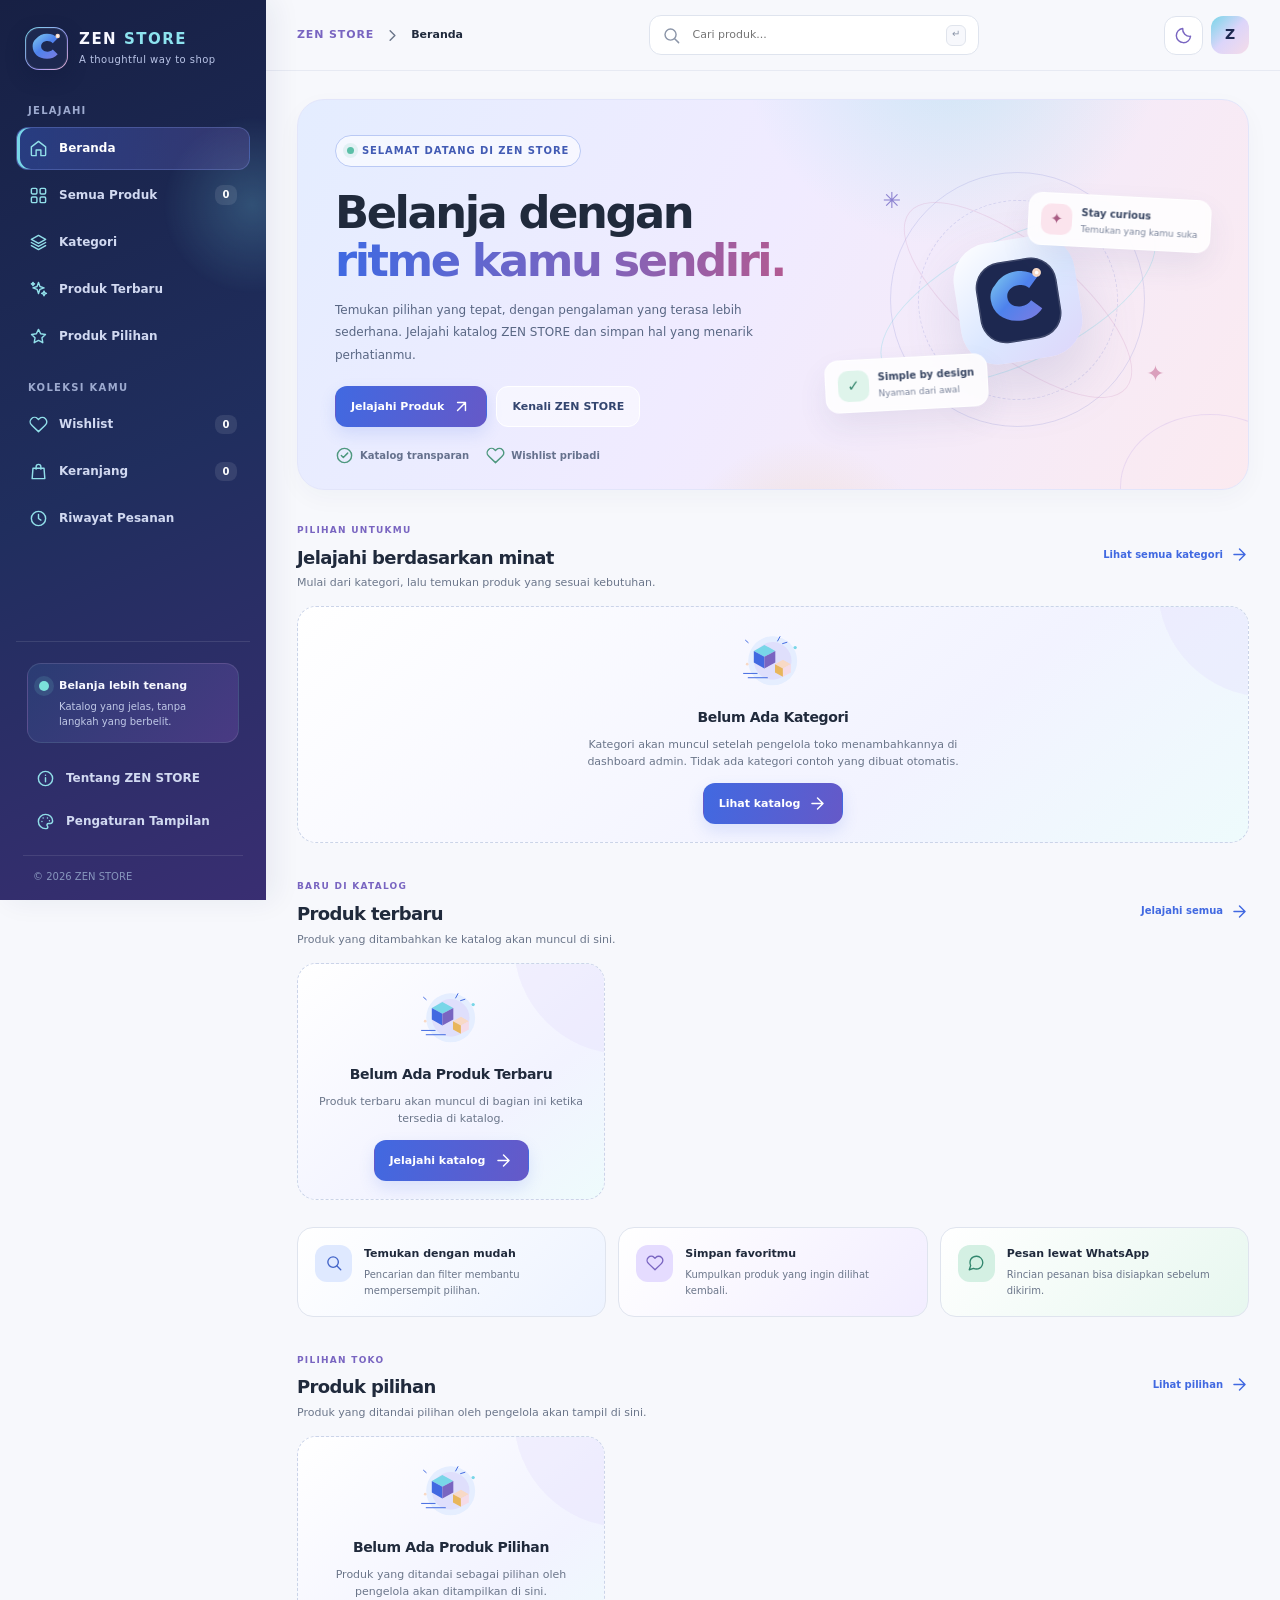
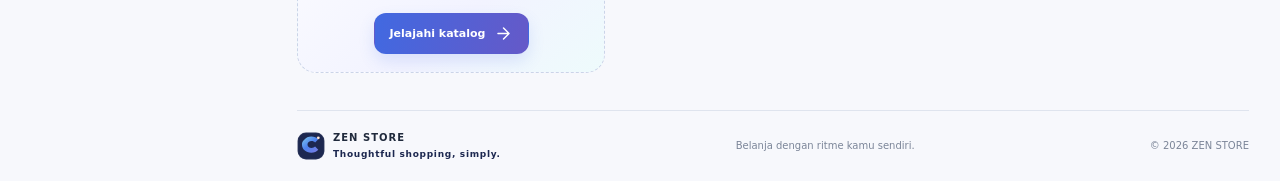
<file: index.html>
<!doctype html>
<html lang="id" data-theme="light">
<head>
<meta charset="utf-8"><meta name="viewport" content="width=device-width,initial-scale=1"><meta name="theme-color" content="#1d2850">
<meta name="description" content="ZEN STORE — pengalaman belanja yang praktis, jelas, dan nyaman.">
<title>ZEN STORE — Belanja dengan ritme sendiri</title><link rel="icon" href="./favicon.svg" type="image/svg+xml">
<link rel="stylesheet" href="./css/style.css"><link rel="stylesheet" href="./css/components.css"><link rel="stylesheet" href="./css/responsive.css"><link rel="stylesheet" href="./css/storefront.css">
</head>
<body class="store-body">
<div class="mobile-overlay" id="store-overlay" hidden></div>
<aside class="store-sidebar" id="store-sidebar" aria-label="Navigasi utama">
  <div class="brand-lockup"><img src="./assets/images/zen-mark.svg" alt="" class="brand-mark"><div><span class="brand-name">ZEN <b>STORE</b></span><span class="brand-caption">A thoughtful way to shop</span></div><button class="icon-button sidebar-close mobile-only" id="store-close" aria-label="Tutup navigasi"><svg><use href="./assets/icons/sprite.svg#close"></use></svg></button></div>
  <div class="sidebar-label">JELAJAHI</div>
  <nav class="nav-stack" id="store-nav">
    <button class="nav-item active" data-view="home"><svg><use href="./assets/icons/sprite.svg#home"></use></svg><span>Beranda</span></button>
    <button class="nav-item" data-view="catalog"><svg><use href="./assets/icons/sprite.svg#grid"></use></svg><span>Semua Produk</span><span class="nav-count" id="nav-product-count">0</span></button>
    <button class="nav-item" data-view="categories"><svg><use href="./assets/icons/sprite.svg#layers"></use></svg><span>Kategori</span></button>
    <button class="nav-item" data-view="new"><svg><use href="./assets/icons/sprite.svg#sparkles"></use></svg><span>Produk Terbaru</span></button>
    <button class="nav-item" data-view="featured"><svg><use href="./assets/icons/sprite.svg#star"></use></svg><span>Produk Pilihan</span></button>
  </nav>
  <div class="sidebar-label sidebar-label-spaced">KOLEKSI KAMU</div>
  <nav class="nav-stack">
    <button class="nav-item" data-view="wishlist"><svg><use href="./assets/icons/sprite.svg#heart"></use></svg><span>Wishlist</span><span class="nav-count" id="nav-wishlist-count">0</span></button>
    <button class="nav-item" data-view="cart"><svg><use href="./assets/icons/sprite.svg#bag"></use></svg><span>Keranjang</span><span class="nav-count" id="nav-cart-count">0</span></button>
    <button class="nav-item" data-view="orders"><svg><use href="./assets/icons/sprite.svg#clock"></use></svg><span>Riwayat Pesanan</span></button>
  </nav>
  <div class="sidebar-bottom"><div class="sidebar-note"><span class="note-orb"></span><div><strong>Belanja lebih tenang</strong><p>Katalog yang jelas, tanpa langkah yang berbelit.</p></div></div>
    <button class="nav-item" data-view="about"><svg><use href="./assets/icons/sprite.svg#info"></use></svg><span>Tentang ZEN STORE</span></button>
    <button class="nav-item" data-view="appearance"><svg><use href="./assets/icons/sprite.svg#palette"></use></svg><span>Pengaturan Tampilan</span></button>
    <div class="sidebar-footnote">© <span data-current-year></span> ZEN STORE</div>
  </div>
</aside>
<div class="store-shell">
<header class="store-topbar"><div class="topbar-left"><button class="icon-button hamburger" id="store-menu" aria-label="Buka navigasi"><svg><use href="./assets/icons/sprite.svg#menu"></use></svg></button><div class="breadcrumb"><span>ZEN STORE</span><svg><use href="./assets/icons/sprite.svg#chevron-right"></use></svg><strong id="current-page-label">Beranda</strong></div></div>
  <form class="global-search" id="global-search-form" role="search"><svg><use href="./assets/icons/sprite.svg#search"></use></svg><input id="global-search" type="search" placeholder="Cari produk..." aria-label="Cari produk"><kbd>↵</kbd></form>
  <div class="topbar-actions"><button class="icon-button theme-toggle" id="store-theme-toggle" aria-label="Ganti tema" title="Ganti tema"><svg><use href="./assets/icons/sprite.svg#sun"></use></svg></button><button class="avatar-button" data-view="about" aria-label="Tentang ZEN STORE">Z</button></div>
</header>
<main class="store-main" id="store-main">
<section class="view-section active" data-section="home" id="view-home">
  <div class="hero-panel"><div class="hero-content"><span class="eyebrow"><span class="eyebrow-dot"></span> SELAMAT DATANG DI ZEN STORE</span><h1>Belanja dengan<br><span class="text-gradient">ritme kamu sendiri.</span></h1><p>Temukan pilihan yang tepat, dengan pengalaman yang terasa lebih sederhana. Jelajahi katalog ZEN STORE dan simpan hal yang menarik perhatianmu.</p>
  <div class="hero-actions"><button class="button button-primary" data-go="catalog">Jelajahi Produk <svg><use href="./assets/icons/sprite.svg#arrow-up-right"></use></svg></button><button class="button button-glass" data-go="about">Kenali ZEN STORE</button></div><div class="hero-assurance"><span><svg><use href="./assets/icons/sprite.svg#check-circle"></use></svg> Katalog transparan</span><span><svg><use href="./assets/icons/sprite.svg#heart"></use></svg> Wishlist pribadi</span></div></div>
  <div class="hero-art" aria-hidden="true"><div class="art-ring ring-one"></div><div class="art-ring ring-two"></div><div class="art-orbit orbit-a"></div><div class="art-orbit orbit-b"></div><div class="art-core"><img src="./assets/images/zen-mark.svg" alt=""></div><div class="art-chip chip-top"><span class="chip-spark">✦</span><div><b>Stay curious</b><small>Temukan yang kamu suka</small></div></div><div class="art-chip chip-bottom"><span class="chip-check">✓</span><div><b>Simple by design</b><small>Nyaman dari awal</small></div></div><span class="art-star star-one">✳</span><span class="art-star star-two">✦</span></div><div class="hero-bottom-shape"></div></div>
  <div class="section-heading section-heading-row"><div><span class="section-kicker">PILIHAN UNTUKMU</span><h2>Jelajahi berdasarkan minat</h2><p>Mulai dari kategori, lalu temukan produk yang sesuai kebutuhan.</p></div><button class="text-link" data-go="categories">Lihat semua kategori <svg><use href="./assets/icons/sprite.svg#arrow-right"></use></svg></button></div>
  <div class="category-tiles" id="home-category-tiles"></div>
  <div class="section-heading section-heading-row product-section-heading"><div><span class="section-kicker">BARU DI KATALOG</span><h2>Produk terbaru</h2><p>Produk yang ditambahkan ke katalog akan muncul di sini.</p></div><button class="text-link" data-go="new">Jelajahi semua <svg><use href="./assets/icons/sprite.svg#arrow-right"></use></svg></button></div>
  <div class="product-grid" id="home-latest-grid"></div>
  <div class="feature-strip"><article class="feature-item feature-blue"><span class="feature-icon"><svg><use href="./assets/icons/sprite.svg#search"></use></svg></span><div><h3>Temukan dengan mudah</h3><p>Pencarian dan filter membantu mempersempit pilihan.</p></div></article><article class="feature-item feature-violet"><span class="feature-icon"><svg><use href="./assets/icons/sprite.svg#heart"></use></svg></span><div><h3>Simpan favoritmu</h3><p>Kumpulkan produk yang ingin dilihat kembali.</p></div></article><article class="feature-item feature-mint"><span class="feature-icon"><svg><use href="./assets/icons/sprite.svg#message-circle"></use></svg></span><div><h3>Pesan lewat WhatsApp</h3><p>Rincian pesanan bisa disiapkan sebelum dikirim.</p></div></article></div>
  <div class="section-heading section-heading-row product-section-heading"><div><span class="section-kicker">PILIHAN TOKO</span><h2>Produk pilihan</h2><p>Produk yang ditandai pilihan oleh pengelola akan tampil di sini.</p></div><button class="text-link" data-go="featured">Lihat pilihan <svg><use href="./assets/icons/sprite.svg#arrow-right"></use></svg></button></div><div class="product-grid" id="home-featured-grid"></div>
</section>
<section class="view-section" data-section="catalog" id="view-catalog"><div class="page-intro intro-blue"><div><span class="section-kicker">KATALOG ZEN STORE</span><h1>Semua produk<span class="title-dot">.</span></h1><p>Telusuri katalog, gunakan filter, dan bandingkan pilihan yang tersedia.</p></div><div class="intro-mark"><svg><use href="./assets/icons/sprite.svg#grid"></use></svg></div></div>
  <div class="filter-panel"><label class="filter-search"><span>Cari nama produk</span><div class="input-with-icon"><svg><use href="./assets/icons/sprite.svg#search"></use></svg><input id="catalog-search" type="search" placeholder="Ketik nama produk..."></div></label><label><span>Kategori</span><select id="filter-category"><option value="">Semua kategori</option></select></label><label><span>Harga minimum (Rp)</span><input id="filter-min" type="number" min="0" placeholder="0"></label><label><span>Harga maksimum (Rp)</span><input id="filter-max" type="number" min="0" placeholder="Tanpa batas"></label><label><span>Ketersediaan</span><select id="filter-stock"><option value="all">Semua stok</option><option value="available">Tersedia</option><option value="out">Habis</option></select></label><label><span>Promo</span><select id="filter-discount"><option value="all">Semua produk</option><option value="discount">Diskon saja</option></select></label><label class="filter-sort"><span>Urutkan</span><select id="filter-sort"><option value="newest">Terbaru</option><option value="price-low">Harga terendah</option><option value="price-high">Harga tertinggi</option><option value="name">Nama A–Z</option></select></label><button class="button button-light filter-reset" id="reset-filters">Reset filter</button></div>
  <div class="result-toolbar"><p id="catalog-result-count">0 produk</p><span>Hanya produk yang ditambahkan pengelola ditampilkan.</span></div><div class="product-grid" id="catalog-grid"></div>
</section>
<section class="view-section" data-section="categories" id="view-categories"><div class="page-intro intro-lavender"><div><span class="section-kicker">TEMUKAN JALANMU</span><h1>Kategori<span class="title-dot">.</span></h1><p>Pilih kategori untuk melihat katalog yang relevan.</p></div><div class="intro-mark"><svg><use href="./assets/icons/sprite.svg#layers"></use></svg></div></div><div class="category-tiles category-tiles-page" id="all-category-tiles"></div></section>
<section class="view-section" data-section="new" id="view-new"><div class="page-intro intro-peach"><div><span class="section-kicker">YANG TERBARU</span><h1>Produk terbaru<span class="title-dot">.</span></h1><p>Produk dengan tanggal penambahan paling baru berada di urutan teratas.</p></div><div class="intro-mark"><svg><use href="./assets/icons/sprite.svg#sparkles"></use></svg></div></div><div class="product-grid" id="new-grid"></div></section>
<section class="view-section" data-section="featured" id="view-featured"><div class="page-intro intro-mint"><div><span class="section-kicker">PILIHAN PENGELOLA</span><h1>Produk pilihan<span class="title-dot">.</span></h1><p>Daftar ini hanya menampilkan produk yang ditandai sebagai pilihan.</p></div><div class="intro-mark"><svg><use href="./assets/icons/sprite.svg#star"></use></svg></div></div><div class="product-grid" id="featured-grid"></div></section>
<section class="view-section" data-section="wishlist" id="view-wishlist"><div class="page-intro intro-pink"><div><span class="section-kicker">KOLEKSI PRIBADI</span><h1>Wishlist<span class="title-dot">.</span></h1><p>Produk yang kamu simpan dari katalog ada di satu tempat.</p></div><div class="intro-mark"><svg><use href="./assets/icons/sprite.svg#heart"></use></svg></div></div><div class="product-grid" id="wishlist-grid"></div></section>
<section class="view-section" data-section="cart" id="view-cart"><div class="page-intro intro-blue"><div><span class="section-kicker">RINGKASAN BELANJA</span><h1>Keranjang<span class="title-dot">.</span></h1><p>Periksa produk, kuantitas, dan subtotal sebelum melanjutkan.</p></div><div class="intro-mark"><svg><use href="./assets/icons/sprite.svg#bag"></use></svg></div></div><div id="cart-content"></div></section>
<section class="view-section" data-section="checkout" id="view-checkout"><div class="page-intro intro-lavender"><div><span class="section-kicker">LANGKAH BERIKUTNYA</span><h1>Checkout<span class="title-dot">.</span></h1><p>Isi detail yang diperlukan. Pesanan disimpan lokal dan pesan WhatsApp disiapkan untuk ditinjau.</p></div><div class="intro-mark"><svg><use href="./assets/icons/sprite.svg#message-circle"></use></svg></div></div><div id="checkout-content"></div></section>
<section class="view-section" data-section="orders" id="view-orders"><div class="page-intro intro-peach"><div><span class="section-kicker">CATATAN DI PERANGKAT INI</span><h1>Riwayat pesanan<span class="title-dot">.</span></h1><p>Riwayat ini hanya tersimpan di browser yang digunakan, bukan database online.</p></div><div class="intro-mark"><svg><use href="./assets/icons/sprite.svg#clock"></use></svg></div></div><div id="orders-content"></div></section>
<section class="view-section" data-section="about" id="view-about"><div class="page-intro intro-lavender"><div><span class="section-kicker">TENTANG KAMI</span><h1>Dirancang untuk terasa sederhana<span class="title-dot">.</span></h1><p>ZEN STORE adalah proyek toko online statis dengan fokus pada katalog yang jelas dan alur belanja praktis.</p></div><div class="intro-mark about-brand-mark"><img src="./assets/images/zen-mark.svg" alt="Logo ZEN STORE"></div></div>
  <div class="about-grid"><article class="about-card about-story"><span class="section-kicker">FILOSOFI ZEN</span><h2>Lebih jelas. Lebih nyaman.</h2><p>Antarmuka ZEN STORE dibuat untuk membantu pengunjung menjelajahi katalog, menyimpan produk yang disukai, dan menyiapkan pesanan dengan alur yang mudah dipahami.</p><p>Produk, harga, kategori, dan pengaturan yang tampil berasal dari data yang diisi pengelola—bukan konten contoh yang dibuat-buat.</p><div class="about-pills"><span>Responsive UI</span><span>Local-first</span><span>Vanilla JavaScript</span></div></article>
  <article class="about-card about-tech"><span class="section-kicker">DIBANGUN DENGAN</span><div class="tech-row"><span class="tech-badge tech-html">5</span><div><strong>HTML5</strong><small>Struktur halaman semantik</small></div></div><div class="tech-row"><span class="tech-badge tech-css">✦</span><div><strong>CSS3</strong><small>Layout responsif dan tema</small></div></div><div class="tech-row"><span class="tech-badge tech-js">JS</span><div><strong>Vanilla JavaScript</strong><small>Interaksi tanpa framework</small></div></div><div class="tech-row"><span class="tech-badge tech-store">▤</span><div><strong>LocalStorage</strong><small>Penyimpanan lokal di browser</small></div></div></article>
  <article class="about-card about-developer"><div class="developer-avatar">MH</div><div><span class="section-kicker">DEVELOPER</span><h2>MUSYAFFA HANIF SUNNI</h2><p>JURUSAN TJKT<br>SMK NEGERI 1 ADIWERNA</p><span class="version-label">ZEN STORE · Versi 1.0.0</span></div></article></div>
</section>
<section class="view-section" data-section="appearance" id="view-appearance"><div class="page-intro intro-blue"><div><span class="section-kicker">SESUAIKAN RUANGMU</span><h1>Pengaturan tampilan<span class="title-dot">.</span></h1><p>Pilih suasana tampilan yang paling nyaman untukmu.</p></div><div class="intro-mark"><svg><use href="./assets/icons/sprite.svg#palette"></use></svg></div></div>
  <div class="appearance-card"><div><span class="section-kicker">TEMA</span><h2>Atur tampilan ZEN STORE</h2><p>Pilihan tema disimpan di browser ini dan diterapkan pada storefront maupun admin.</p></div><div class="theme-options"><button class="theme-option selected" data-theme-choice="light"><span class="theme-preview preview-light"><i></i><i></i><i></i></span><strong>Terang</strong><small>Terang dan lapang</small><span class="theme-check">✓</span></button><button class="theme-option" data-theme-choice="dark"><span class="theme-preview preview-dark"><i></i><i></i><i></i></span><strong>Gelap</strong><small>Redup dan nyaman</small><span class="theme-check">✓</span></button></div></div>
  <div class="local-storage-note"><svg><use href="./assets/icons/sprite.svg#shield-info"></use></svg><div><strong>Tentang penyimpanan lokal</strong><p>Preferensi, wishlist, keranjang, dan riwayat pesanan tersimpan di browser/perangkat ini. Data tidak otomatis tersinkron ke perangkat lain.</p></div></div>
</section>
<footer class="store-footer"><div class="footer-brand"><img src="./assets/images/zen-mark.svg" alt=""><div><strong>ZEN STORE</strong><span>Thoughtful shopping, simply.</span></div></div><p>Belanja dengan ritme kamu sendiri.</p><span>© <span data-current-year></span> ZEN STORE</span></footer>
</main></div>
<dialog class="product-dialog" id="product-dialog" aria-labelledby="detail-title"></dialog><div class="toast-region" id="toast-region" aria-live="polite" aria-atomic="false"></div>
<script type="module" src="./js/app.js"></script>
</body></html>
</file>
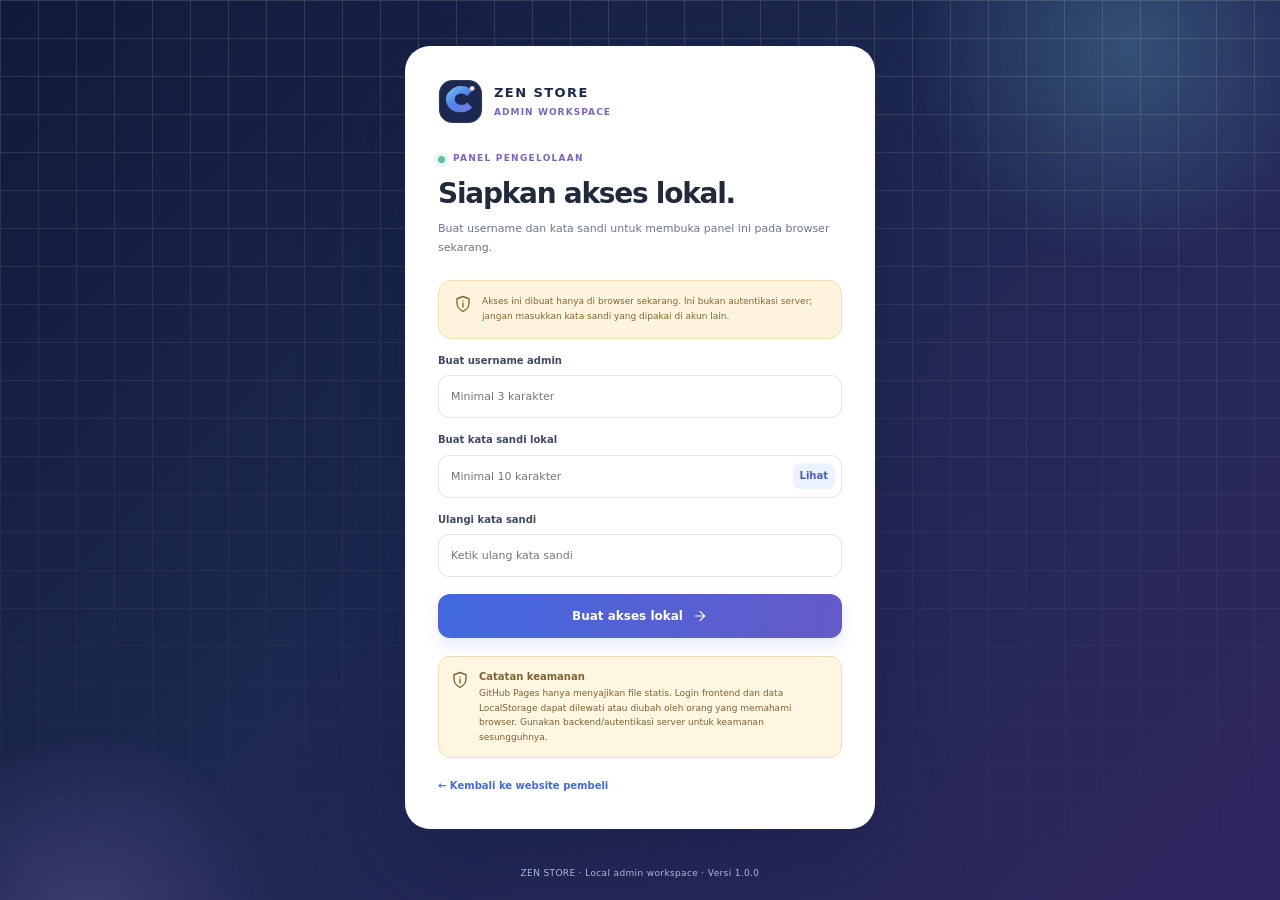
<file: admin/index.html>
<!doctype html>
<html lang="id" data-theme="light">
<head>
<meta charset="utf-8"><meta name="viewport" content="width=device-width,initial-scale=1"><meta name="theme-color" content="#1d2850"><meta name="robots" content="noindex,nofollow">
<meta name="description" content="Admin ZEN STORE — pengelolaan katalog dan pengaturan toko lokal.">
<title>Admin ZEN STORE — Pengelolaan Toko</title><link rel="icon" href="../favicon.svg" type="image/svg+xml">
<link rel="stylesheet" href="../css/style.css"><link rel="stylesheet" href="../css/components.css"><link rel="stylesheet" href="../css/responsive.css"><link rel="stylesheet" href="./admin.css">
</head>
<body data-app="admin" class="admin-body">
<div class="auth-screen" id="auth-screen"><div class="auth-backdrop"><span class="auth-orb orb-one"></span><span class="auth-orb orb-two"></span><span class="auth-grid"></span></div><div class="auth-card"><a class="auth-brand" href="../index.html"><img src="../assets/images/zen-mark.svg" alt=""><span><strong>ZEN STORE</strong><small>ADMIN WORKSPACE</small></span></a><div class="auth-kicker"><span></span> PANEL PENGELOLAAN</div><h1 id="auth-title">Selamat datang kembali.</h1><p class="auth-description" id="auth-description">Masuk untuk mengelola katalog dan pengaturan ZEN STORE pada browser ini.</p>
<form id="login-form" class="auth-form" hidden novalidate><label class="field"><span>Username admin</span><input name="username" autocomplete="username" required minlength="3" maxlength="50" placeholder="Username lokal"></label><label class="field"><span>Kata sandi</span><div class="password-wrap"><input name="password" type="password" autocomplete="current-password" required minlength="10" maxlength="128" placeholder="Kata sandi"><button type="button" class="password-toggle" data-toggle-password aria-label="Tampilkan kata sandi">Lihat</button></div></label><button class="btn btn-primary btn-wide" type="submit">Masuk ke dashboard <svg class="icon"><use href="../assets/icons/sprite.svg#arrow-right"></use></svg></button><p class="auth-error" id="login-error" role="alert" hidden></p></form>
<form id="setup-form" class="auth-form" hidden novalidate><div class="notice notice-warning"><svg class="icon"><use href="../assets/icons/sprite.svg#shield-info"></use></svg><span>Akses ini dibuat hanya di browser sekarang. Ini bukan autentikasi server; jangan masukkan kata sandi yang dipakai di akun lain.</span></div><label class="field"><span>Buat username admin</span><input name="username" autocomplete="username" required minlength="3" maxlength="50" placeholder="Minimal 3 karakter"></label><label class="field"><span>Buat kata sandi lokal</span><div class="password-wrap"><input name="password" type="password" autocomplete="new-password" required minlength="10" maxlength="128" placeholder="Minimal 10 karakter"><button type="button" class="password-toggle" data-toggle-password aria-label="Tampilkan kata sandi">Lihat</button></div></label><label class="field"><span>Ulangi kata sandi</span><input name="confirmPassword" type="password" autocomplete="new-password" required minlength="10" maxlength="128" placeholder="Ketik ulang kata sandi"></label><button class="btn btn-primary btn-wide" type="submit">Buat akses lokal <svg class="icon"><use href="../assets/icons/sprite.svg#arrow-right"></use></svg></button><p class="auth-error" id="setup-error" role="alert" hidden></p></form>
<div class="auth-warning"><svg class="icon"><use href="../assets/icons/sprite.svg#shield-info"></use></svg><p><strong>Catatan keamanan</strong><br>GitHub Pages hanya menyajikan file statis. Login frontend dan data LocalStorage dapat dilewati atau diubah oleh orang yang memahami browser. Gunakan backend/autentikasi server untuk keamanan sesungguhnya.</p></div><a class="auth-back-link" href="../index.html">← Kembali ke website pembeli</a></div><div class="auth-footer">ZEN STORE · Local admin workspace · Versi 1.0.0</div></div>
<div class="drawer-overlay" id="admin-overlay" hidden></div>
<div class="app-shell" id="admin-shell" hidden>
<aside class="sidebar" id="admin-sidebar" aria-label="Navigasi admin"><a class="brand" href="../index.html"><span class="brand-mark"><img src="../assets/images/zen-mark.svg" alt=""></span><span><span class="brand-name">ZEN <span>STORE</span></span><span class="brand-caption">ADMIN WORKSPACE</span></span></a>
<div class="nav-group"><div class="nav-label">WORKSPACE</div><nav class="nav-list" id="admin-nav"><button class="nav-item is-active" data-admin-view="dashboard"><svg class="icon"><use href="../assets/icons/sprite.svg#grid"></use></svg><span class="nav-text">Dashboard</span></button><button class="nav-item" data-admin-view="products"><svg class="icon"><use href="../assets/icons/sprite.svg#package"></use></svg><span class="nav-text">Produk</span><span class="nav-count" id="nav-products-count">0</span></button><button class="nav-item" data-admin-view="add-product"><svg class="icon"><use href="../assets/icons/sprite.svg#plus"></use></svg><span class="nav-text">Tambah Produk</span></button><button class="nav-item" data-admin-view="categories"><svg class="icon"><use href="../assets/icons/sprite.svg#layers"></use></svg><span class="nav-text">Kategori</span><span class="nav-count" id="nav-categories-count">0</span></button><button class="nav-item" data-admin-view="orders"><svg class="icon"><use href="../assets/icons/sprite.svg#bag"></use></svg><span class="nav-text">Pesanan Lokal</span><span class="nav-count" id="nav-orders-count">0</span></button></nav></div>
<div class="nav-group"><div class="nav-label">PENGELOLAAN</div><nav class="nav-list"><button class="nav-item" data-admin-view="settings"><svg class="icon"><use href="../assets/icons/sprite.svg#settings"></use></svg><span class="nav-text">Pengaturan Toko</span></button><button class="nav-item" data-admin-view="data"><svg class="icon"><use href="../assets/icons/sprite.svg#database"></use></svg><span class="nav-text">Ekspor & Impor Data</span></button><button class="nav-item" data-admin-view="about"><svg class="icon"><use href="../assets/icons/sprite.svg#info"></use></svg><span class="nav-text">Tentang</span></button></nav></div>
<div class="sidebar-bottom"><div class="sidebar-tip"><span class="tip-icon"><svg class="icon"><use href="../assets/icons/sprite.svg#shield-info"></use></svg></span><strong>Mode penyimpanan lokal</strong><p>Data tersimpan pada browser ini, belum tersinkron ke perangkat lain.</p></div><div class="sidebar-meta"><span>ZEN STORE · v1.0.0</span><button class="admin-logout-link" id="sidebar-logout" type="button"><svg class="icon icon-sm"><use href="../assets/icons/sprite.svg#logout"></use></svg> Logout</button></div></div>
</aside>
<div class="main-area"><header class="topbar"><div class="topbar-left"><button class="hamburger" id="admin-menu" type="button" aria-label="Buka navigasi admin"><svg class="icon"><use href="../assets/icons/sprite.svg#menu"></use></svg></button><div><p class="eyebrow">ZEN STORE / ADMIN</p><h1 id="admin-page-title">Dashboard</h1><p class="topbar-subtitle" id="admin-page-subtitle">Ringkasan katalog dan data lokal toko.</p></div></div><div class="topbar-actions"><button class="icon-button" id="admin-theme-toggle" data-theme-toggle type="button" aria-label="Ganti tema" title="Ganti tema"><svg class="icon"><use href="../assets/icons/sprite.svg#moon"></use></svg></button><a class="btn btn-secondary btn-sm storefront-link" href="../index.html" target="_blank" rel="noopener">Lihat toko <svg class="icon icon-sm"><use href="../assets/icons/sprite.svg#external"></use></svg></a><div class="user-chip"><span class="user-avatar" id="admin-avatar">AD</span><span id="admin-username-label">Admin lokal</span></div></div></header>
<main class="page-content">
<section class="admin-view" data-admin-section="dashboard"><div class="page-heading"><div><h2>Ringkasan toko</h2><p>Angka di bawah dihitung dari data yang tersimpan di browser ini.</p></div><div class="page-actions"><button class="btn btn-secondary" data-admin-view="data"><svg class="icon"><use href="../assets/icons/sprite.svg#download"></use></svg> Backup data</button><button class="btn btn-primary" data-admin-view="add-product"><svg class="icon"><use href="../assets/icons/sprite.svg#plus"></use></svg> Tambah produk</button></div></div>
<div class="stat-grid" id="admin-stats"></div><div class="dashboard-grid"><div class="panel"><div class="panel-title"><div><h3>Produk terbaru</h3><p>Produk yang terakhir ditambahkan ke katalog admin.</p></div><button class="btn btn-secondary btn-sm" data-admin-view="products">Lihat semua</button></div><div id="dashboard-recent-products"></div></div><div class="panel dashboard-side-panel"><div class="panel-title"><div><h3>Langkah awal</h3><p>Mulai isi informasi toko.</p></div><span class="badge badge-violet">Quick start</span></div><div class="quick-action-list"><button data-admin-view="add-product"><span class="quick-icon tone-blue"><svg class="icon"><use href="../assets/icons/sprite.svg#package"></use></svg></span><span><strong>Tambahkan produk pertama</strong><small>Nama, harga, stok, dan publikasi</small></span><svg class="icon icon-sm"><use href="../assets/icons/sprite.svg#chevron-right"></use></svg></button><button data-admin-view="categories"><span class="quick-icon tone-violet"><svg class="icon"><use href="../assets/icons/sprite.svg#layers"></use></svg></span><span><strong>Susun kategori</strong><small>Kategori awal memang kosong</small></span><svg class="icon icon-sm"><use href="../assets/icons/sprite.svg#chevron-right"></use></svg></button><button data-admin-view="settings"><span class="quick-icon tone-mint"><svg class="icon"><use href="../assets/icons/sprite.svg#settings"></use></svg></span><span><strong>Atur kontak toko</strong><small>Isi WhatsApp dan informasi toko</small></span><svg class="icon icon-sm"><use href="../assets/icons/sprite.svg#chevron-right"></use></svg></button><button data-admin-view="data"><span class="quick-icon tone-peach"><svg class="icon"><use href="../assets/icons/sprite.svg#database"></use></svg></span><span><strong>Backup data</strong><small>Ekspor JSON untuk cadangan</small></span><svg class="icon icon-sm"><use href="../assets/icons/sprite.svg#chevron-right"></use></svg></button></div></div></div>
<div class="notice admin-local-notice"><svg class="icon"><use href="../assets/icons/sprite.svg#shield-info"></use></svg><span><strong>Data lokal:</strong> dashboard ini hanya membaca LocalStorage pada browser/perangkat ini. Pesanan pembeli di perangkat lain tidak akan tampil otomatis.</span></div></section>
<section class="admin-view" data-admin-section="products" hidden><div class="page-heading"><div><h2>Manajemen produk</h2><p>Kelola harga, stok, kategori, gambar, dan status publikasi.</p></div><div class="page-actions"><button class="btn btn-primary" data-admin-view="add-product"><svg class="icon"><use href="../assets/icons/sprite.svg#plus"></use></svg> Produk baru</button></div></div><div class="toolbar"><label class="search-box"><svg class="icon"><use href="../assets/icons/sprite.svg#search"></use></svg><input id="product-search" type="search" placeholder="Cari nama produk..."></label><select class="control filter-control" id="product-publish-filter"><option value="all">Semua status</option><option value="published">Dipublikasikan</option><option value="draft">Draf</option></select><select class="control filter-control" id="product-stock-filter"><option value="all">Semua stok</option><option value="available">Stok tersedia</option><option value="out">Stok habis</option></select></div><div id="products-table"></div></section>
<section class="admin-view" data-admin-section="add-product" hidden><div class="page-heading"><div><h2 id="product-page-heading">Tambah produk</h2><p>Produk baru tidak akan muncul di storefront sampai dipublikasikan.</p></div></div><div class="panel product-editor-panel"><form id="product-editor-form" novalidate><input type="hidden" name="id"><div class="form-grid"><label class="field full-width"><span>Nama produk *</span><input name="name" required maxlength="120" placeholder="Nama produk yang sebenarnya"></label><label class="field"><span>Harga (Rp) *</span><input name="price" type="number" required min="1" step="1" placeholder="Contoh: 125000"></label><label class="field"><span>Harga diskon (Rp)</span><input name="discountPrice" type="number" min="1" step="1" placeholder="Kosongkan bila tidak ada"></label><label class="field"><span>Kategori</span><select name="categoryId" id="product-category"><option value="">Tanpa kategori</option></select><small>Kelola daftar kategori melalui menu Kategori.</small></label><label class="field"><span>Stok *</span><input name="stock" type="number" min="0" step="1" required value="0"></label><label class="field full-width"><span>URL gambar / path aset lokal</span><input name="image" type="text" maxlength="1000" placeholder="https://... atau assets/images/nama-file.jpg"><small>Gunakan gambar produk milik toko. Path lokal diperbolehkan. Kosongkan jika belum ada gambar.</small></label><label class="field full-width"><span>Deskripsi produk</span><textarea name="description" rows="4" maxlength="3000" placeholder="Keterangan produk yang faktual"></textarea></label><label class="field full-width"><span>Varian (pisahkan dengan koma)</span><input name="variants" maxlength="500" placeholder="Misalnya varian ukuran atau warna, bila ada"></label><div class="field full-width"><label class="check-line"><input name="featured" type="checkbox"><span>Tandai sebagai produk pilihan</span></label><label class="check-line"><input name="published" type="checkbox"><span>Publikasikan produk pada storefront</span></label></div></div><div class="editor-actions"><button class="btn btn-primary" type="submit"><svg class="icon"><use href="../assets/icons/sprite.svg#check"></use></svg> Simpan produk</button><button class="btn btn-secondary" type="button" id="cancel-product-edit">Batal</button></div><div class="form-error-list" id="product-form-errors" role="alert" hidden></div></form></div></section>
<section class="admin-view" data-admin-section="categories" hidden><div class="page-heading"><div><h2>Manajemen kategori</h2><p>Kelola kategori dan hubungannya dengan produk yang tersedia.</p></div><button class="btn btn-primary" data-action="add-category"><svg class="icon"><use href="../assets/icons/sprite.svg#plus"></use></svg> Tambah kategori</button></div><div class="panel"><div class="panel-title"><div><h3>Daftar kategori</h3><p>Kategori awal kosong dan tidak dibuat secara otomatis.</p></div><span class="badge badge-violet" id="category-total-badge">0 kategori</span></div><div id="categories-table"></div></div></section>
<section class="admin-view" data-admin-section="orders" hidden><div class="page-heading"><div><h2>Pesanan lokal</h2><p>Daftar ini hanya berisi catatan pesanan yang tersimpan pada browser admin saat ini.</p></div></div><div class="toolbar"><label class="search-box"><svg class="icon"><use href="../assets/icons/sprite.svg#search"></use></svg><input id="order-search" type="search" placeholder="Cari referensi atau nama pembeli..."></label><select class="control filter-control" id="order-status-filter"><option value="all">Semua status</option><option value="Disiapkan lokal">Disiapkan lokal</option><option value="Dalam proses">Dalam proses</option><option value="Selesai lokal">Selesai lokal</option><option value="Dibatalkan lokal">Dibatalkan lokal</option></select></div><div id="orders-table"></div></section>
<section class="admin-view" data-admin-section="settings" hidden><div class="page-heading"><div><h2>Pengaturan toko</h2><p>Perubahan akan disimpan pada browser ini dan diterapkan ke bagian storefront yang terkait.</p></div></div><form id="settings-form" class="settings-layout" novalidate><div class="panel"><div class="panel-title"><div><h3>Identitas & tampilan</h3><p>Informasi publik untuk storefront ZEN STORE.</p></div><span class="badge badge-blue">Storefront</span></div><div class="form-grid"><label class="field full-width"><span>Nama toko</span><input name="storeName" value="ZEN STORE" maxlength="80" readonly aria-readonly="true"><small>Nama merek resmi dikunci sebagai ZEN STORE agar konsisten di seluruh halaman.</small></label><label class="field full-width"><span>Deskripsi toko</span><textarea name="description" rows="3" maxlength="600"></textarea></label><label class="field full-width"><span>Judul hero / banner</span><input name="bannerTitle" maxlength="120"></label><label class="field full-width"><span>Deskripsi hero / banner</span><textarea name="bannerDescription" rows="3" maxlength="500"></textarea></label><label class="field full-width"><span>Teks promosi (opsional)</span><input name="promotionText" maxlength="100" placeholder="Kosongkan jika tidak ada promosi"></label><div class="field full-width"><span>Kategori unggulan pada beranda</span><div id="featured-categories-settings" class="featured-category-setting-list"></div><small>Hanya kategori yang dipilih di sini tampil pada bagian kategori unggulan di beranda. Semua kategori tetap tampil di halaman Kategori.</small></div></div></div><div class="panel"><div class="panel-title"><div><h3>Kontak & informasi transaksi</h3><p>Nomor WhatsApp wajib diatur sendiri sebelum checkout dapat dibuka.</p></div><span class="badge badge-mint">Pemesanan</span></div><div class="form-grid"><label class="field full-width"><span>Nomor WhatsApp toko</span><input name="whatsapp" type="tel" maxlength="28" placeholder="Isi nomor toko, misalnya 08... atau 62..."><small>Nomor harus milik toko. Tidak ada nomor default yang diisi otomatis.</small></label><label class="field full-width"><span>Informasi pengiriman</span><textarea name="shippingInfo" rows="3" maxlength="600" placeholder="Aturan pengiriman yang benar-benar berlaku"></textarea></label><label class="field full-width"><span>Instruksi pembayaran</span><textarea name="paymentInstructions" rows="3" maxlength="600" placeholder="Instruksi pembayaran yang telah ditentukan toko"></textarea></label><label class="field full-width"><span>Biaya tambahan tetap (Rp)</span><input name="additionalCost" type="number" min="0" step="1"><small>Isi 0 bila tidak ada biaya tambahan tetap. Ini bukan ongkir otomatis.</small></label></div><div class="editor-actions"><button class="btn btn-primary" type="submit"><svg class="icon"><use href="../assets/icons/sprite.svg#check"></use></svg> Simpan pengaturan</button></div></div></form></section>
<section class="admin-view" data-admin-section="data" hidden><div class="page-heading"><div><h2>Ekspor & impor data</h2><p>Cadangkan data lokal atau pulihkan dari berkas JSON ZEN STORE.</p></div></div><div class="grid-two data-tools-grid"><div class="panel data-tool-card data-export"><span class="data-tool-icon tone-blue"><svg class="icon icon-lg"><use href="../assets/icons/sprite.svg#download"></use></svg></span><h3>Ekspor cadangan</h3><p>Unduh produk, kategori, pengaturan, pesanan lokal, keranjang, wishlist, dan tema saat ini ke dalam berkas JSON.</p><button class="btn btn-primary" id="export-data"><svg class="icon"><use href="../assets/icons/sprite.svg#download"></use></svg> Ekspor JSON</button></div><div class="panel data-tool-card data-import"><span class="data-tool-icon tone-violet"><svg class="icon icon-lg"><use href="../assets/icons/sprite.svg#upload"></use></svg></span><h3>Impor cadangan</h3><p>Validasi struktur data sebelum mengganti data lokal. Jika format gagal, data lama akan dipertahankan sejauh browser mengizinkan.</p><label class="field"><span>Pilih berkas JSON</span><input type="file" id="import-file" accept="application/json,.json"></label><button class="btn btn-secondary" id="import-data"><svg class="icon"><use href="../assets/icons/sprite.svg#upload"></use></svg> Validasi & impor</button></div></div><div class="notice admin-local-notice"><svg class="icon"><use href="../assets/icons/sprite.svg#shield-info"></use></svg><span>File backup tidak menyertakan kredensial login admin. Impor mengganti data katalog/pengaturan/pesanan dan perlu dikonfirmasi lebih dulu.</span></div></section>
<section class="admin-view" data-admin-section="about" hidden><div class="about-hero"><div><span class="section-kicker">ADMIN WORKSPACE</span><h2>ZEN STORE</h2><p>Panel lokal untuk mengelola katalog dan pengaturan toko. Antarmuka ini berjalan sebagai aplikasi statis di browser.</p></div><img class="about-logo" src="../assets/images/zen-mark.svg" alt="Logo ZEN STORE"></div><div class="grid-two about-admin-grid"><div class="panel"><div class="panel-title"><div><h3>Identitas developer</h3><p>Informasi pengembang yang tercantum di proyek.</p></div></div><div class="developer-card"><div class="developer-avatar">MH</div><div class="developer-lines"><strong>MUSYAFFA HANIF SUNNI</strong><span>JURUSAN TJKT</span><span>SMK NEGERI 1 ADIWERNA</span></div></div></div><div class="panel"><div class="panel-title"><div><h3>Informasi teknis</h3><p>Lingkup fitur dan batasan saat ini.</p></div></div><div class="check-list"><div class="check-item"><svg class="icon"><use href="../assets/icons/sprite.svg#check-circle"></use></svg><span>HTML5, CSS3, Vanilla JavaScript, SVG.</span></div><div class="check-item"><svg class="icon"><use href="../assets/icons/sprite.svg#check-circle"></use></svg><span>LocalStorage untuk data lokal browser.</span></div><div class="check-item"><svg class="icon"><use href="../assets/icons/sprite.svg#shield-info"></use></svg><span>Login frontend tidak melindungi data dari akses langsung; keamanan server belum diimplementasikan.</span></div><div class="check-item"><svg class="icon"><use href="../assets/icons/sprite.svg#shield-info"></use></svg><span>Pesanan tidak tersinkron otomatis antarperangkat.</span></div></div><div class="divider"></div><span class="badge badge-violet">ZEN STORE · Versi 1.0.0</span></div></div></section>
</main></div>
</div>
<dialog class="admin-modal" id="admin-modal" aria-labelledby="modal-title"></dialog><div class="toast-region" id="toast-region" aria-live="polite" aria-atomic="false"></div>
<script type="module" src="./admin.js"></script>
</body></html>
</file>
<file: css/style.css>
:root{color-scheme:light;--bg:#f7f8fc;--surface:#fff;--surface-2:#edf2ff;--surface-3:#f1edff;--text:#202a3c;--muted:#6b768a;--border:#dfe4ee;--navy:#1d2850;--navy-2:#273665;--blue:#4169e1;--blue-2:#3155c9;--cyan:#78d6e8;--violet:#7965c1;--lavender:#dcd5fa;--pink:#f5dce8;--peach:#f8d9c5;--amber:#e8b65b;--mint:#d2eee2;--success:#31866d;--warning:#b78338;--error:#c65364;--radius-sm:10px;--radius:16px;--radius-lg:24px;--shadow-sm:0 4px 14px rgba(29,40,80,.06);--shadow:0 12px 34px rgba(29,40,80,.09);--sidebar-width:260px;--transition:180ms ease;font-family:Inter,ui-sans-serif,system-ui,-apple-system,BlinkMacSystemFont,"Segoe UI",sans-serif}
*{box-sizing:border-box}html{scroll-behavior:smooth}body{margin:0;background:var(--bg);color:var(--text);font-size:14px;line-height:1.55}button,input,textarea,select{font:inherit}button{cursor:pointer}button:disabled{opacity:.48;cursor:not-allowed}a{color:inherit;text-decoration:none}img{max-width:100%;display:block}svg{flex-shrink:0}.sr-only{position:absolute;width:1px;height:1px;padding:0;margin:-1px;overflow:hidden;clip:rect(0,0,0,0);white-space:nowrap;border:0}.skip-link{position:fixed;top:-60px;left:12px;z-index:1000;background:var(--surface);padding:12px 16px;border-radius:10px}.skip-link:focus{top:12px}.icon{width:19px;height:19px;display:inline-block;vertical-align:middle;stroke:currentColor;fill:none;stroke-width:1.8;stroke-linecap:round;stroke-linejoin:round}.icon-sm{width:16px;height:16px}.icon-lg{width:24px;height:24px}.app-shell{min-height:100vh}.sidebar{position:fixed;inset:0 auto 0 0;width:var(--sidebar-width);z-index:60;display:flex;flex-direction:column;padding:24px 16px 16px;background:linear-gradient(155deg,#172044 0%,#202e5e 52%,#342b6c 100%);color:#f9fbff;overflow-y:auto;box-shadow:8px 0 28px rgba(29,40,80,.08)}.sidebar:before{content:"";position:absolute;width:170px;height:170px;right:-88px;top:100px;border-radius:50%;background:radial-gradient(circle,rgba(120,214,232,.26),transparent 70%);pointer-events:none}.brand{display:flex;gap:11px;align-items:center;padding:3px 10px 25px;position:relative}.brand-mark{width:42px;height:42px;display:grid;place-items:center;border-radius:14px;background:linear-gradient(135deg,#78d6e8,#9c94f2 62%,#f0b7d1);box-shadow:0 7px 18px #101a3e6b}.brand-mark img{width:31px;height:31px}.brand-name{font-size:15px;font-weight:850;letter-spacing:.11em;line-height:1.2}.brand-name span{color:#8de3ef}.brand-caption{margin-top:4px;color:#b9c4e7;font-size:10px;letter-spacing:.055em}.nav-group{margin:8px 0 16px;position:relative}.nav-label{padding:7px 12px;color:#9daacf;font-size:10px;font-weight:800;letter-spacing:.14em;text-transform:uppercase}.nav-list{display:grid;gap:4px}.nav-item{width:100%;display:flex;gap:12px;align-items:center;min-height:43px;border:1px solid transparent;border-radius:12px;padding:10px 12px;background:transparent;color:#d1d9f1;text-align:left;transition:background var(--transition),color var(--transition),transform var(--transition)}.nav-item:hover{background:#ffffff10;color:#fff;transform:translateX(2px)}.nav-item[aria-current="page"],.nav-item.is-active{background:linear-gradient(100deg,rgba(65,105,225,.4),rgba(121,101,193,.28));border-color:#95a9ff42;color:#fff;box-shadow:inset 3px 0 #78d6e8}.nav-item .icon{width:18px;height:18px;color:#9bdde9}.nav-item .nav-text{flex:1}.nav-count{min-width:22px;padding:2px 6px;text-align:center;border-radius:8px;background:#ffffff18;color:#fff;font-size:10px;font-weight:800}.sidebar-bottom{margin-top:auto;padding:15px 7px 0;border-top:1px solid #ffffff1b;position:relative}.sidebar-tip{border-radius:15px;padding:13px;background:linear-gradient(145deg,#2a3c73,#4b3b87);border:1px solid #ffffff18}.sidebar-tip .tip-icon{width:30px;height:30px;display:grid;place-items:center;border-radius:10px;background:#78d6e826;color:#91e3f1;margin-bottom:8px}.sidebar-tip strong{display:block;font-size:12px}.sidebar-tip p{font-size:11px;color:#c0c9e7;margin:4px 0 0}.sidebar-meta{padding:12px 6px 0;color:#8796bd;font-size:10px;display:flex;justify-content:space-between;gap:8px}.main-area{min-height:100vh;margin-left:var(--sidebar-width);min-width:0}.topbar{position:sticky;top:0;z-index:40;display:flex;align-items:center;justify-content:space-between;gap:20px;padding:15px 34px;background:color-mix(in srgb,var(--bg) 88%,transparent);backdrop-filter:blur(16px);border-bottom:1px solid color-mix(in srgb,var(--border) 72%,transparent)}.topbar-left,.topbar-actions,.page-heading,.inline-row,.search-box,.section-heading,.page-actions{display:flex;align-items:center}.topbar-left{gap:14px;min-width:0}.eyebrow{margin:0 0 3px;color:var(--violet);font-size:10px;font-weight:850;letter-spacing:.15em;text-transform:uppercase}.topbar h1{font-size:17px;line-height:1.3;margin:0;font-weight:800;letter-spacing:-.025em}.topbar-subtitle{font-size:11px;color:var(--muted);margin:3px 0 0}.topbar-actions{gap:8px}.icon-button,.hamburger{width:39px;height:39px;border:1px solid var(--border);border-radius:12px;background:var(--surface);display:inline-grid;place-items:center;color:var(--text);transition:transform var(--transition),border-color var(--transition),background var(--transition)}.icon-button:hover,.hamburger:hover{transform:translateY(-1px);border-color:#b6c5f2;background:var(--surface-2)}.hamburger{display:none}.user-chip{display:flex;align-items:center;gap:9px;padding:4px 10px 4px 5px;background:var(--surface);border:1px solid var(--border);border-radius:14px}.user-avatar{width:30px;height:30px;display:grid;place-items:center;border-radius:10px;background:linear-gradient(135deg,var(--lavender),var(--cyan));color:var(--navy);font-size:11px;font-weight:900}.user-chip span{font-size:11px;font-weight:750}.page-content{max-width:1500px;margin:0 auto;padding:28px 34px 50px}.page-view{animation:view-in 240ms ease both}.page-view[hidden]{display:none!important}@keyframes view-in{from{opacity:0;transform:translateY(5px)}to{opacity:1;transform:translateY(0)}}.page-heading{justify-content:space-between;gap:20px;margin-bottom:22px}.page-heading h2{margin:0;font-size:25px;letter-spacing:-.045em;line-height:1.25}.page-heading p{margin:7px 0 0;color:var(--muted);max-width:620px}.page-actions{gap:9px;flex-wrap:wrap}.btn{display:inline-flex;align-items:center;justify-content:center;gap:9px;min-height:42px;padding:10px 16px;border:1px solid transparent;border-radius:12px;font-weight:750;font-size:12px;line-height:1.2;transition:transform var(--transition),box-shadow var(--transition),background var(--transition),border-color var(--transition);text-align:center}.btn:hover:not(:disabled){transform:translateY(-1px)}.btn-primary{color:#fff;background:linear-gradient(105deg,#4169e1,#6559c8);box-shadow:0 7px 16px #4169e126}.btn-primary:hover:not(:disabled){box-shadow:0 10px 20px #4169e13d}.btn-secondary{color:var(--navy);background:var(--surface);border-color:var(--border)}.btn-secondary:hover:not(:disabled){border-color:#aab9ee;background:var(--surface-2)}.btn-quiet{color:var(--muted);background:transparent;border-color:transparent}.btn-quiet:hover{background:var(--surface-2);color:var(--text)}.btn-danger{background:#fff0f2;color:var(--error);border-color:#f4c8cf}.btn-sm{min-height:34px;padding:8px 11px;font-size:11px;border-radius:10px}.btn-wide{width:100%}.text-gradient{background:linear-gradient(95deg,#4169e1 3%,#7965c1 54%,#b25a91 100%);-webkit-background-clip:text;background-clip:text;color:transparent}.hero{position:relative;overflow:hidden;display:grid;grid-template-columns:minmax(0,1.13fr) minmax(270px,.87fr);gap:20px;align-items:center;min-height:320px;padding:35px;border-radius:27px;background:linear-gradient(118deg,#e4edff 0%,#f0ebff 47%,#fbeaf0 100%);border:1px solid #e3e6f9;box-shadow:var(--shadow-sm)}.hero:before,.hero:after{content:"";position:absolute;border-radius:50%;pointer-events:none}.hero:before{width:330px;height:330px;right:11%;top:-205px;background:radial-gradient(circle,#87dce944 0%,transparent 69%)}.hero:after{width:220px;height:220px;left:35%;bottom:-165px;background:radial-gradient(circle,#e8b65b30,transparent 70%)}.hero-content{position:relative;z-index:2;max-width:610px}.pill-label{display:inline-flex;align-items:center;gap:8px;padding:6px 10px;border-radius:100px;border:1px solid #b2c4f2;background:#ffffff9c;color:#425bb4;font-size:10px;font-weight:850;letter-spacing:.08em;text-transform:uppercase}.pill-dot{width:7px;height:7px;border-radius:50%;background:#5bbfa7;box-shadow:0 0 0 4px #5bbfa71f}.hero h2,.hero h1{font-size:clamp(30px,3.4vw,48px);line-height:1.08;letter-spacing:-.055em;margin:18px 0 14px;font-weight:900}.hero p{font-size:13px;color:#596784;max-width:460px;line-height:1.8;margin:0 0 22px}.hero-actions{display:flex;flex-wrap:wrap;gap:10px}.hero-art{position:relative;min-height:240px;display:grid;place-items:center}.orbit{position:absolute;width:245px;height:245px;border:1px dashed #7e87d45c;border-radius:50%;transform:rotate(-18deg)}.orbit:before{content:"";position:absolute;width:10px;height:10px;border-radius:50%;background:var(--amber);left:25px;top:43px;box-shadow:0 0 0 7px #e8b65b28}.orbit:after{content:"";position:absolute;width:9px;height:9px;border-radius:50%;background:var(--cyan);right:12px;bottom:51px;box-shadow:0 0 0 7px #78d6e82a}.art-card{position:relative;z-index:2;width:min(235px,85%);padding:20px;border:1px solid #ffffffd6;border-radius:23px;background:#ffffffb9;backdrop-filter:blur(9px);box-shadow:0 23px 50px #5a5f9f1c;transform:rotate(4deg)}.art-card-top{display:flex;justify-content:space-between;align-items:center}.art-symbol{width:43px;height:43px;display:grid;place-items:center;border-radius:15px;background:linear-gradient(135deg,#d8efff,#d9d3ff);color:#514daf}.art-card .mini-tag{padding:4px 7px;border-radius:7px;background:var(--mint);color:#347c68;font-size:9px;font-weight:850}.art-lines{display:grid;gap:8px;margin:19px 0 15px}.art-lines span{display:block;height:7px;border-radius:20px;background:#dfe5f3}.art-lines span:nth-child(1){width:85%;background:linear-gradient(90deg,#a0b5f6,#c5bdf2)}.art-lines span:nth-child(2){width:65%}.art-lines span:nth-child(3){width:44%;background:#f0d3e3}.art-footer{display:flex;align-items:center;justify-content:space-between;font-size:10px;font-weight:800;color:#65728c}.art-footer i{width:30px;height:30px;border-radius:11px;background:var(--peach);display:grid;place-items:center;color:#946d4b;font-style:normal}.hero-note{position:absolute;z-index:3;right:2px;bottom:17px;padding:10px 12px;border-radius:13px;background:#fff;border:1px solid #ffffff;box-shadow:var(--shadow-sm);font-size:10px;font-weight:800;color:#586682;transform:rotate(-4deg)}.hero-note span{color:var(--violet)}.trust-row{display:grid;grid-template-columns:repeat(3,1fr);gap:12px;margin:16px 0 30px}.trust-item{display:flex;align-items:center;gap:12px;padding:15px 16px;border:1px solid var(--border);border-radius:15px;background:var(--surface)}.trust-icon{width:40px;height:40px;display:grid;place-items:center;border-radius:13px;flex-shrink:0}.tone-blue{background:#e4edff;color:#4264c8}.tone-violet{background:#eee8ff;color:#7965c1}.tone-mint{background:#dff4eb;color:#33866e}.tone-peach{background:#ffebdd;color:#a66c42}.tone-cyan{background:#def7fb;color:#367e8e}.tone-pink{background:#fae7f0;color:#a45e85}.tone-amber{background:#fff2d8;color:#99712b}.trust-item strong{display:block;font-size:12px}.trust-item p{font-size:10px;color:var(--muted);margin:3px 0 0}.section-block{margin-top:32px}.section-heading{justify-content:space-between;gap:14px;margin-bottom:15px}.section-heading h3{font-size:17px;letter-spacing:-.03em;margin:0}.section-heading p{font-size:11px;color:var(--muted);margin:4px 0 0}.link-button{display:inline-flex;align-items:center;gap:7px;padding:8px;border:0;background:transparent;color:var(--blue);font-weight:800;font-size:11px}.link-button:hover{color:var(--violet)}.empty-state{position:relative;overflow:hidden;display:flex;flex-direction:column;align-items:center;justify-content:center;text-align:center;min-height:275px;padding:28px 18px;border:1px dashed #cbd4e8;border-radius:20px;background:linear-gradient(140deg,#fff,#f2f3ff 65%,#eefbfc)}.empty-state.compact{min-height:205px;padding:20px}.empty-art{width:95px;height:82px;margin-bottom:14px;display:grid;place-items:center}.empty-art img{height:100%;width:auto}.empty-state h3{margin:0;font-size:16px;letter-spacing:-.02em}.empty-state p{max-width:410px;margin:7px 0 15px;color:var(--muted);font-size:12px}.empty-state .btn{position:relative;z-index:1}.category-grid{display:grid;grid-template-columns:repeat(4,minmax(0,1fr));gap:13px}.category-empty-card{min-height:115px;border:1px dashed var(--border);border-radius:16px;padding:17px;display:flex;flex-direction:column;justify-content:space-between;background:var(--surface)}.category-empty-card .icon-wrap{width:35px;height:35px;display:grid;place-items:center;border-radius:11px;background:var(--surface-2);color:var(--violet)}.category-empty-card strong{font-size:12px}.feature-grid{display:grid;grid-template-columns:repeat(3,minmax(0,1fr));gap:13px}.feature-card{padding:18px;border:1px solid var(--border);background:var(--surface);border-radius:17px;box-shadow:var(--shadow-sm)}.feature-card .trust-icon{margin-bottom:13px}.feature-card h3{font-size:13px;margin:0 0 5px}.feature-card p{font-size:11px;color:var(--muted);margin:0;line-height:1.65}.footer{display:flex;justify-content:space-between;align-items:center;gap:16px;border-top:1px solid var(--border);margin-top:35px;padding:19px 2px;color:var(--muted);font-size:10px}.footer-brand{display:flex;align-items:center;gap:8px;color:var(--navy);font-weight:850;letter-spacing:.07em}.footer-brand img{width:25px;height:25px}.toolbar{display:flex;flex-wrap:wrap;align-items:center;gap:10px;margin-bottom:17px;padding:13px;background:var(--surface);border:1px solid var(--border);border-radius:16px}.search-box{flex:1;min-width:210px;gap:9px;padding:0 12px;min-height:42px;border:1px solid var(--border);border-radius:11px;background:var(--bg);color:var(--muted)}.search-box input{min-width:0;width:100%;border:0;outline:0;background:transparent;color:var(--text)}.search-box:focus-within{border-color:#9eaff1;box-shadow:0 0 0 3px #4169e112}.control, .field input,.field textarea,.field select{width:100%;min-height:41px;border:1px solid var(--border);border-radius:11px;background:var(--surface);padding:10px 12px;color:var(--text);outline:none}.control:focus,.field input:focus,.field textarea:focus,.field select:focus{border-color:#9eaff1;box-shadow:0 0 0 3px #4169e112}.filter-control{max-width:180px}.filter-row{display:grid;grid-template-columns:repeat(4,minmax(0,1fr));gap:12px;margin-top:10px}.field{display:grid;gap:6px;min-width:0}.field label{font-size:11px;color:var(--text);font-weight:800}.field small,.field .help{font-size:10px;color:var(--muted);line-height:1.5}.field textarea{resize:vertical;min-height:100px}.field input[type=checkbox]{width:17px;min-height:17px;accent-color:var(--blue)}.field .check-line{display:flex;align-items:center;gap:9px;padding:8px 0}.form-grid{display:grid;grid-template-columns:repeat(2,minmax(0,1fr));gap:15px}.form-grid .full-width{grid-column:1/-1}.panel{border:1px solid var(--border);border-radius:18px;background:var(--surface);box-shadow:var(--shadow-sm);padding:20px;min-width:0}.panel-title{display:flex;align-items:flex-start;justify-content:space-between;gap:12px;margin-bottom:16px}.panel-title h3{font-size:14px;margin:0}.panel-title p{font-size:11px;color:var(--muted);margin:4px 0 0}.badge{display:inline-flex;align-items:center;gap:5px;padding:5px 8px;border-radius:8px;font-size:10px;font-weight:800;white-space:nowrap}.badge-blue{background:#e6edff;color:#3655b3}.badge-violet{background:#eee8ff;color:#6c58b5}.badge-green{background:#def3e9;color:#2e8067}.badge-amber{background:#fff0d7;color:#98702e}.badge-pink{background:#fbe6ef;color:#9e557c}.badge-gray{background:#edf0f5;color:#637087}.badge-red{background:#fde6e9;color:#aa4353}.product-grid{display:grid;grid-template-columns:repeat(3,minmax(0,1fr));gap:16px}.product-card{position:relative;overflow:hidden;border:1px solid var(--border);border-radius:18px;background:var(--surface);transition:transform var(--transition),box-shadow var(--transition);min-width:0}.product-card:hover{transform:translateY(-3px);box-shadow:var(--shadow)}.product-image{aspect-ratio:1.25;background:linear-gradient(135deg,#e9efff,#f8e8f1);display:grid;place-items:center;overflow:hidden}.product-image img{width:100%;height:100%;object-fit:cover}.product-placeholder{color:#8793bd}.product-info{padding:14px}.product-category{font-size:10px;color:var(--violet);font-weight:800}.product-info h3{font-size:13px;margin:5px 0 7px;line-height:1.4}.product-description{font-size:11px;color:var(--muted);margin:0 0 10px;display:-webkit-box;-webkit-line-clamp:2;-webkit-box-orient:vertical;overflow:hidden}.product-price{font-size:15px;font-weight:900;letter-spacing:-.02em}.old-price{font-size:10px;color:var(--muted);text-decoration:line-through;margin-left:5px;font-weight:500}.product-meta{display:flex;justify-content:space-between;align-items:center;gap:8px;margin-top:8px;font-size:10px;color:var(--muted)}.product-actions{display:flex;gap:7px;margin-top:13px}.product-actions .btn{flex:1}.wishlist-toggle{position:absolute;top:10px;right:10px;width:34px;height:34px;display:grid;place-items:center;border:1px solid #ffffffb8;border-radius:11px;background:#ffffffdc;color:#6b768a;backdrop-filter:blur(8px)}.wishlist-toggle.is-active{color:#c65382;background:#fff0f6}.wishlist-toggle.is-active .icon{fill:#c6538225}.data-table-wrap{overflow:auto;border:1px solid var(--border);border-radius:14px;background:var(--surface)}.data-table{width:100%;border-collapse:collapse;min-width:620px}.data-table th,.data-table td{padding:12px 14px;text-align:left;border-bottom:1px solid var(--border);vertical-align:middle}.data-table th{background:var(--surface-2);font-size:10px;text-transform:uppercase;letter-spacing:.07em;color:var(--muted)}.data-table td{font-size:11px}.data-table tr:last-child td{border-bottom:0}.table-actions{display:flex;gap:6px}.table-title{font-weight:800;color:var(--text)}.table-subtitle{font-size:10px;color:var(--muted);margin-top:3px}.price-strong{font-weight:850;white-space:nowrap}.stat-grid{display:grid;grid-template-columns:repeat(4,minmax(0,1fr));gap:13px}.stat-card{position:relative;overflow:hidden;min-height:130px;padding:17px;border:1px solid var(--border);border-radius:17px;background:var(--surface);box-shadow:var(--shadow-sm)}.stat-card:after{content:"";position:absolute;right:-32px;top:-35px;width:104px;height:104px;border-radius:50%;background:var(--stat-tint,#e5eeff);opacity:.8}.stat-top{position:relative;z-index:1;display:flex;justify-content:space-between;align-items:center;gap:8px}.stat-icon{width:36px;height:36px;display:grid;place-items:center;border-radius:12px;background:var(--stat-tint,#e5eeff);color:var(--stat-color,#4169e1)}.stat-label{color:var(--muted);font-size:11px;font-weight:700}.stat-value{position:relative;z-index:1;font-size:27px;font-weight:900;letter-spacing:-.05em;line-height:1.2;margin-top:15px}.stat-note{position:relative;z-index:1;color:var(--muted);font-size:10px;margin-top:4px}.grid-two{display:grid;grid-template-columns:minmax(0,1fr) minmax(0,1fr);gap:16px}.grid-main-aside{display:grid;grid-template-columns:minmax(0,1.4fr) minmax(260px,.6fr);gap:16px}.stack{display:grid;gap:13px}.list-row{display:flex;align-items:center;gap:12px;padding:11px 0;border-bottom:1px solid var(--border)}.list-row:last-child{border-bottom:0}.list-avatar{width:37px;height:37px;display:grid;place-items:center;border-radius:12px;background:var(--surface-2);color:var(--violet)}.list-row-main{flex:1;min-width:0}.list-row-main strong{display:block;font-size:11px;white-space:nowrap;overflow:hidden;text-overflow:ellipsis}.list-row-main small{display:block;font-size:10px;color:var(--muted);margin-top:3px}.list-row-end{font-size:11px;font-weight:800;text-align:right}.about-hero{display:grid;grid-template-columns:1fr auto;gap:20px;align-items:center;padding:27px;border-radius:21px;background:linear-gradient(115deg,#e3edff,#f0eaff 55%,#fce9f0);border:1px solid #e2e5fa}.about-hero h2{font-size:27px;line-height:1.18;letter-spacing:-.04em;margin:9px 0}.about-hero p{max-width:550px;color:#5e6c88;font-size:12px}.about-logo{width:105px;height:105px;border-radius:27px;padding:12px;background:linear-gradient(145deg,#fff,#d5e6ff);box-shadow:0 18px 33px #6474b322}.developer-card{display:flex;gap:15px;align-items:center}.developer-avatar{width:55px;height:55px;border-radius:18px;display:grid;place-items:center;background:linear-gradient(135deg,var(--cyan),var(--lavender),var(--pink));color:var(--navy);font-size:18px;font-weight:900}.developer-lines{display:grid;gap:3px}.developer-lines strong{font-size:13px}.developer-lines span{font-size:11px;color:var(--muted)}.modal-backdrop{position:fixed;inset:0;z-index:110;display:grid;place-items:center;padding:20px;background:#111a34a6;backdrop-filter:blur(5px);animation:fade-in 150ms ease}.modal-backdrop[hidden]{display:none!important}@keyframes fade-in{from{opacity:0}to{opacity:1}}.modal{width:min(570px,100%);max-height:min(88vh,820px);overflow:auto;background:var(--surface);border-radius:22px;box-shadow:0 30px 90px #0c173d42;border:1px solid #ffffff95}.modal-header{display:flex;align-items:flex-start;justify-content:space-between;gap:15px;padding:20px 22px;border-bottom:1px solid var(--border)}.modal-header h2{font-size:17px;margin:0}.modal-header p{font-size:11px;color:var(--muted);margin:4px 0 0}.modal-body{padding:22px}.modal-footer{display:flex;justify-content:flex-end;gap:9px;padding:16px 22px;border-top:1px solid var(--border)}.toast-region{position:fixed;right:20px;bottom:20px;z-index:200;display:grid;gap:9px;width:min(360px,calc(100% - 40px));pointer-events:none}.toast{display:flex;align-items:flex-start;gap:10px;padding:13px 14px;background:var(--surface);border:1px solid var(--border);border-radius:14px;box-shadow:var(--shadow);animation:toast-in 200ms ease}.toast .toast-mark{width:27px;height:27px;display:grid;place-items:center;border-radius:9px;background:var(--mint);color:var(--success)}.toast.toast-error .toast-mark{background:#fde7eb;color:var(--error)}.toast.toast-warning .toast-mark{background:#fff1d7;color:var(--warning)}.toast strong{display:block;font-size:11px}.toast p{font-size:10px;color:var(--muted);margin:3px 0 0}.toast .toast-dismiss{margin-left:auto;border:0;background:transparent;color:var(--muted);padding:2px}@keyframes toast-in{from{opacity:0;transform:translateY(8px)}to{opacity:1;transform:translateY(0)}}.notice{display:flex;align-items:flex-start;gap:10px;padding:13px 15px;border:1px solid #c8d9f5;border-radius:13px;background:#edf4ff;color:#35558d;font-size:11px}.notice .icon{margin-top:1px}.notice.notice-warning{background:#fff5df;border-color:#f0dfb5;color:#86652e}.notice.notice-success{background:#e7f6ef;border-color:#c4e7d6;color:#2f795f}.divider{height:1px;background:var(--border);margin:17px 0}.summary-line{display:flex;justify-content:space-between;gap:16px;font-size:11px;padding:7px 0;color:var(--muted)}.summary-line strong{color:var(--text)}.summary-total{display:flex;justify-content:space-between;gap:16px;border-top:1px solid var(--border);margin-top:8px;padding-top:15px;font-size:14px;font-weight:900}.cart-line{display:grid;grid-template-columns:57px minmax(0,1fr) auto;gap:12px;padding:13px 0;border-bottom:1px solid var(--border)}.cart-line:last-child{border-bottom:0}.cart-line-image{width:57px;height:57px;display:grid;place-items:center;overflow:hidden;border-radius:13px;background:var(--surface-2)}.cart-line-image img{width:100%;height:100%;object-fit:cover}.cart-line-name{font-size:12px;font-weight:800}.cart-line-details{font-size:10px;color:var(--muted);margin-top:4px}.qty-control{display:inline-flex;align-items:center;gap:9px;margin-top:8px;border:1px solid var(--border);border-radius:9px;padding:3px}.qty-control button{display:grid;place-items:center;width:23px;height:23px;border:0;border-radius:6px;background:var(--surface-2);color:var(--navy)}.qty-control span{min-width:14px;text-align:center;font-size:11px;font-weight:850}.cart-line-end{text-align:right;display:grid;justify-items:end;align-content:space-between;font-size:11px;font-weight:800}.remove-link{border:0;background:transparent;color:var(--error);font-size:10px;padding:5px 0}.detail-layout{display:grid;grid-template-columns:minmax(0,.95fr) minmax(0,1.05fr);gap:20px}.detail-image{aspect-ratio:1;background:var(--surface-2);border-radius:17px;overflow:hidden;display:grid;place-items:center}.detail-image img{width:100%;height:100%;object-fit:cover}.detail-info h2{font-size:24px;line-height:1.2;margin:8px 0}.detail-info .detail-price{font-size:22px;font-weight:900;margin:14px 0}.detail-info .detail-description{font-size:12px;color:var(--muted);white-space:pre-line}.check-list{display:grid;gap:11px}.check-item{display:flex;align-items:flex-start;gap:10px;font-size:11px}.check-item .icon{color:var(--success)}.setting-row{display:flex;justify-content:space-between;align-items:center;gap:15px;padding:13px 0;border-bottom:1px solid var(--border)}.setting-row:last-child{border-bottom:0}.setting-row strong{display:block;font-size:12px}.setting-row p{margin:4px 0 0;font-size:10px;color:var(--muted)}.switch{width:42px;height:24px;border:0;padding:3px;border-radius:30px;background:#d5dbe8;transition:background var(--transition);flex-shrink:0}.switch:after{content:"";display:block;width:18px;height:18px;border-radius:50%;background:#fff;box-shadow:0 1px 3px #0002;transition:transform var(--transition)}.switch[aria-checked=true]{background:var(--blue)}.switch[aria-checked=true]:after{transform:translateX(18px)}body.theme-dark{color-scheme:dark;--bg:#11182b;--surface:#1b2540;--surface-2:#263252;--surface-3:#302a4d;--text:#edf1fd;--muted:#a6b1ca;--border:#303c5b;--navy:#edf1fd;--shadow-sm:0 4px 14px rgba(0,0,0,.13);--shadow:0 12px 34px rgba(0,0,0,.2)}body.theme-dark .hero,body.theme-dark .about-hero{background:linear-gradient(118deg,#202d4b,#302a4c 60%,#39293f);border-color:#35405c}body.theme-dark .hero p,body.theme-dark .about-hero p{color:#b9c5df}body.theme-dark .pill-label{background:#1a2440;border-color:#40558e;color:#bdcbff}body.theme-dark .art-card{background:#1d2948cc;border-color:#57617b}body.theme-dark .art-lines span{background:#35415e}body.theme-dark .art-footer{color:#b8c3dd}body.theme-dark .empty-state{background:linear-gradient(140deg,#1b2540,#242849 65%,#1b3039);border-color:#3b496d}body.theme-dark .category-empty-card,body.theme-dark .product-image{background:#232e4b}body.theme-dark .footer-brand{color:var(--text)}body.theme-dark .notice{background:#202f50;border-color:#344a79;color:#c9d7ff}body.theme-dark .notice.notice-warning{background:#3a3024;border-color:#665331;color:#f2d69a}body.theme-dark .notice.notice-success{background:#1d3b35;border-color:#2d5f51;color:#b5e8d5}body.theme-dark .btn-danger{background:#462834;border-color:#71404a;color:#ffb9c6}body.theme-dark .badge-blue{background:#283961;color:#bed0ff}body.theme-dark .badge-violet{background:#3c3159;color:#d5caff}body.theme-dark .badge-green{background:#244b40;color:#a5e8cf}body.theme-dark .badge-amber{background:#4b3c29;color:#f1d08a}body.theme-dark .badge-red{background:#4b2935;color:#ffbac8}body.theme-dark .product-placeholder{color:#a9b6de}body.theme-dark .footer{border-color:var(--border)}body.theme-dark .topbar{background:color-mix(in srgb,var(--bg) 88%,transparent)}body.theme-dark .user-avatar{color:#1d2850}body.theme-dark .wishlist-toggle{background:#1d2948dc;border-color:#63708b;color:#bac5df}body.theme-dark .wishlist-toggle.is-active{color:#ff99bf;background:#49283e}body.theme-dark .stat-card:after{opacity:.13}body.theme-dark .data-table th{background:#242f4b}body.theme-dark .about-logo{background:linear-gradient(145deg,#263455,#35406a)}body.theme-dark .toast .toast-mark{background:#244b40;color:#9ae0c6}body.theme-dark .toast.toast-error .toast-mark{background:#4b2935;color:#ffbac8}body.theme-dark .toast.toast-warning .toast-mark{background:#4b3c29;color:#f1d08a}
</file>
<file: css/components.css>
/* Small shared component refinements. Keep these classes reusable across storefront and admin. */
.empty-state .empty-art img{object-fit:contain}.section-heading .btn{flex-shrink:0}.panel .empty-state{box-shadow:none}.section-kicker{display:inline-block;color:var(--violet);font-size:10px;letter-spacing:.13em;text-transform:uppercase;font-weight:850}.soft-panel{background:linear-gradient(130deg,var(--surface),var(--surface-2))}.tone-panel-violet{background:linear-gradient(135deg,#f0ebff,#fff)}.tone-panel-mint{background:linear-gradient(135deg,#e2f6ee,#fff)}.tone-panel-peach{background:linear-gradient(135deg,#fff0e5,#fff)}.tone-panel-cyan{background:linear-gradient(135deg,#e1f8fb,#fff)}.theme-dark .tone-panel-violet{background:linear-gradient(135deg,#302b4d,#1b2540)}.theme-dark .tone-panel-mint{background:linear-gradient(135deg,#1c3b35,#1b2540)}.theme-dark .tone-panel-peach{background:linear-gradient(135deg,#46362d,#1b2540)}.theme-dark .tone-panel-cyan{background:linear-gradient(135deg,#1c3a46,#1b2540)}.mono{font-variant-numeric:tabular-nums}.truncate{overflow:hidden;text-overflow:ellipsis;white-space:nowrap}.sr-only-focusable:not(:focus):not(:focus-within){position:absolute;width:1px;height:1px;padding:0;margin:-1px;overflow:hidden;clip:rect(0,0,0,0);white-space:nowrap;border:0}
</file>
<file: css/responsive.css>
@media(max-width:1250px){:root{--sidebar-width:238px}.page-content{padding:25px 26px 42px}.topbar{padding:14px 26px}.hero{padding:28px;grid-template-columns:minmax(0,1fr) minmax(220px,.75fr)}.product-grid{grid-template-columns:repeat(2,minmax(0,1fr))}.stat-grid{grid-template-columns:repeat(2,minmax(0,1fr))}.category-grid{grid-template-columns:repeat(2,minmax(0,1fr))}}
@media(max-width:960px){:root{--sidebar-width:260px}.sidebar{transform:translateX(-105%);transition:transform 220ms ease;box-shadow:16px 0 45px #121d3e40}.sidebar.is-open{transform:translateX(0)}.main-area{margin-left:0}.hamburger{display:inline-grid}.drawer-overlay{position:fixed;inset:0;z-index:55;background:#101a34a1;opacity:0;visibility:hidden;transition:opacity 200ms ease,visibility 200ms ease}.drawer-overlay.is-visible{opacity:1;visibility:visible}.topbar{padding:12px 20px}.page-content{padding:22px 20px 36px}.hero{grid-template-columns:minmax(0,1fr) 250px;min-height:290px}.hero-art{min-height:210px}.orbit{width:200px;height:200px}.trust-row{gap:9px}.trust-item{padding:12px}.grid-main-aside{grid-template-columns:minmax(0,1fr) minmax(230px,.7fr)}}
@media(max-width:700px){.topbar{gap:10px;padding:10px 13px}.topbar-left{gap:10px}.topbar h1{font-size:15px}.topbar-subtitle{display:none}.topbar-actions{gap:5px}.topbar-actions .user-chip{padding:3px}.user-chip span{display:none}.page-content{padding:17px 13px 28px}.page-heading{align-items:flex-start;flex-direction:column;gap:12px;margin-bottom:17px}.page-heading h2{font-size:22px}.page-heading p{font-size:12px}.page-actions{width:100%}.hero{grid-template-columns:1fr;padding:24px 20px 12px;gap:0;border-radius:21px}.hero h2,.hero h1{font-size:34px;margin:15px 0 11px}.hero p{font-size:12px;max-width:560px}.hero-art{min-height:165px;max-height:190px}.orbit{width:160px;height:160px}.art-card{width:190px;padding:14px;border-radius:18px}.art-symbol{width:34px;height:34px}.art-lines{margin:12px 0}.hero-note{right:10px;bottom:13px}.trust-row{grid-template-columns:1fr;gap:8px;margin:12px 0 24px}.trust-item{padding:11px}.trust-icon{width:36px;height:36px}.section-block{margin-top:25px}.section-heading h3{font-size:15px}.feature-grid{grid-template-columns:1fr}.category-grid{gap:9px}.category-empty-card{min-height:105px;padding:12px}.category-empty-card strong{font-size:11px}.product-grid{grid-template-columns:repeat(2,minmax(0,1fr));gap:10px}.product-info{padding:10px}.product-info h3{font-size:12px}.product-price{font-size:13px}.product-actions{flex-direction:column}.product-actions .btn{width:100%;min-height:34px;padding:8px}.wishlist-toggle{width:31px;height:31px;top:7px;right:7px}.toolbar{padding:9px;gap:7px}.search-box{min-width:100%;flex-basis:100%}.filter-control{flex:1;max-width:none;min-width:120px}.filter-row{grid-template-columns:repeat(2,minmax(0,1fr));gap:9px}.panel{padding:15px;border-radius:15px}.stat-grid{gap:9px}.stat-card{padding:13px;min-height:115px}.stat-value{font-size:24px}.grid-two,.grid-main-aside{grid-template-columns:1fr;gap:12px}.about-hero{grid-template-columns:1fr;padding:20px}.about-logo{width:72px;height:72px;grid-row:1}.about-hero h2{font-size:24px}.form-grid{grid-template-columns:1fr}.form-grid .full-width{grid-column:auto}.detail-layout{grid-template-columns:1fr}.detail-image{max-height:300px}.detail-info h2{font-size:21px}.modal-backdrop{padding:10px;align-items:end}.modal{max-height:91vh;border-radius:20px}.modal-header,.modal-body{padding:17px}.modal-footer{padding:13px 17px}.footer{align-items:flex-start;flex-direction:column;gap:8px;margin-top:25px}.empty-state{min-height:240px;padding:22px 14px}.empty-art{width:78px;height:70px}.page-actions .btn{flex:1}.data-table-wrap{margin:0 -1px}.toast-region{right:12px;bottom:12px;width:calc(100% - 24px)}}
@media(max-width:390px){.brand{padding-left:6px}.sidebar{width:min(280px,86vw)}.topbar-actions .icon-button{width:35px;height:35px}.hero h2,.hero h1{font-size:30px}.hero-actions .btn{flex:1}.category-grid{grid-template-columns:repeat(2,minmax(0,1fr))}.stat-card{padding:11px}.stat-value{font-size:21px}.product-grid{gap:8px}.product-info{padding:8px}.product-actions .btn{font-size:10px}.cart-line{grid-template-columns:47px minmax(0,1fr) auto;gap:8px}.cart-line-image{width:47px;height:47px}}
@media(prefers-reduced-motion:reduce){*,*::before,*::after{scroll-behavior:auto!important;animation-duration:.01ms!important;animation-iteration-count:1!important;transition-duration:.01ms!important}}
</file>
<file: css/storefront.css>
/* ZEN STORE storefront-specific visual system */
:root{--store-sidebar:266px;--store-bg:#f7f8fc;--store-card:#fff;--store-text:#202a3c;--store-muted:#6b768a;--store-border:#dfe4ee;--store-blue:#4169e1;--store-violet:#7965c1;--store-navy:#1d2850}
body.store-body{background:var(--store-bg);color:var(--store-text);font-family:Inter,ui-sans-serif,system-ui,-apple-system,BlinkMacSystemFont,"Segoe UI",sans-serif;font-size:14px;line-height:1.55}body.store-body *{box-sizing:border-box}body.store-body .icon,body.store-body svg{width:19px;height:19px;fill:none;stroke:currentColor;stroke-width:1.8;stroke-linecap:round;stroke-linejoin:round}body.store-body svg use{pointer-events:none}.store-sidebar{position:fixed;inset:0 auto 0 0;width:var(--store-sidebar);z-index:80;padding:24px 16px 16px;display:flex;flex-direction:column;overflow-y:auto;color:#f7f8ff;background:linear-gradient(156deg,#172044 0%,#202e5e 52%,#392e72 100%);box-shadow:8px 0 27px #202e5e12}.store-sidebar:before{content:"";position:absolute;right:-76px;top:115px;width:180px;height:180px;border-radius:50%;background:radial-gradient(circle,#78d6e83b,transparent 70%);pointer-events:none}.brand-lockup{display:flex;align-items:center;gap:11px;padding:3px 9px 25px;position:relative}.brand-lockup .brand-mark{width:43px;height:43px;object-fit:contain;border-radius:14px;box-shadow:0 7px 18px #101a3e6b}.brand-name{display:block;font-size:15px;letter-spacing:.10em;line-height:1.2;font-weight:650}.brand-name b{color:#8de3ef;font-weight:900}.brand-caption{display:block;margin-top:4px;color:#b9c4e7;font-size:10px;letter-spacing:.045em}.sidebar-label{position:relative;padding:8px 12px;color:#9daacf;font-size:10px;font-weight:850;letter-spacing:.13em}.sidebar-label-spaced{margin-top:14px}.nav-stack{position:relative;display:grid;gap:4px}.store-sidebar .nav-item{width:100%;display:flex;align-items:center;gap:11px;min-height:43px;text-align:left;border:1px solid transparent;border-radius:12px;padding:10px 12px;background:transparent;color:#d1d9f1;font-size:12px;font-weight:600;transition:background .18s ease,color .18s ease,transform .18s ease}.store-sidebar .nav-item>svg{color:#91dfe9;flex-shrink:0}.store-sidebar .nav-item>span:nth-child(2){flex:1}.store-sidebar .nav-item:hover{background:#ffffff10;color:#fff;transform:translateX(2px)}.store-sidebar .nav-item.active{background:linear-gradient(100deg,#4169e15c,#7965c146);border-color:#95a9ff42;color:#fff;box-shadow:inset 3px 0 #78d6e8}.nav-count{min-width:22px;padding:2px 6px;border-radius:8px;background:#ffffff19;color:#fff;text-align:center;font-size:10px;font-weight:800}.sidebar-bottom{margin-top:auto;padding-top:21px;position:relative}.sidebar-note{display:flex;align-items:flex-start;gap:10px;margin:0 4px 14px;padding:13px 11px;border:1px solid #ffffff1b;border-radius:14px;background:linear-gradient(135deg,#2a3c73,#493a83)}.sidebar-note .note-orb{width:10px;height:10px;flex-shrink:0;margin-top:4px;border-radius:50%;background:#7be0da;box-shadow:0 0 0 5px #7be0da22}.sidebar-note strong{font-size:11px;display:block}.sidebar-note p{font-size:10px;line-height:1.5;margin:4px 0 0;color:#c0c9e7}.sidebar-footnote{padding:13px 10px 0;color:#8796bd;font-size:10px;border-top:1px solid #ffffff1a;margin-top:12px}.mobile-only{display:none!important}.mobile-overlay{display:none}.store-shell{min-height:100vh;margin-left:var(--store-sidebar);min-width:0}.store-topbar{position:sticky;top:0;z-index:55;display:flex;align-items:center;justify-content:space-between;gap:20px;padding:15px 31px;background:#f7f8fce8;backdrop-filter:blur(15px);border-bottom:1px solid #dfe4eea8}.topbar-left{display:flex;align-items:center;gap:14px;min-width:0}.breadcrumb{display:flex;align-items:center;gap:9px;white-space:nowrap;font-size:11px;color:#6b768a}.breadcrumb span{color:#7965c1;font-weight:850;letter-spacing:.08em}.breadcrumb svg{width:14px;height:14px}.breadcrumb strong{color:#202a3c;font-weight:800}.global-search{display:flex;align-items:center;gap:10px;width:min(330px,33vw);padding:0 12px;height:40px;border:1px solid #dfe4ee;border-radius:12px;background:#fff;color:#8b95a8}.global-search:focus-within{border-color:#9eaff1;box-shadow:0 0 0 3px #4169e112}.global-search svg{width:17px;height:17px}.global-search input{border:0;outline:0;min-width:0;flex:1;background:transparent;color:#202a3c;font-size:11px}.global-search kbd{display:inline-flex;align-items:center;justify-content:center;min-width:20px;height:21px;border:1px solid #e0e4ec;border-radius:6px;background:#f7f8fc;font-size:10px}.topbar-actions{display:flex;align-items:center;gap:8px}.icon-button{display:inline-grid;place-items:center;width:39px;height:39px;border:1px solid #dfe4ee;border-radius:12px;background:#fff;color:#35445c;transition:transform .18s ease,border-color .18s ease}.icon-button:hover{transform:translateY(-1px);border-color:#b6c5f2}.icon-button svg{width:18px;height:18px}.theme-toggle svg{color:#7965c1}.avatar-button{width:38px;height:38px;border:0;border-radius:12px;background:linear-gradient(135deg,#78d6e8,#dcd5fa,#f5dce8);font-weight:900;color:#1d2850}.hamburger{display:none}.store-main{max-width:1550px;margin:0 auto;padding:28px 31px 0}.view-section{display:none;animation:storeFade .22s ease both}.view-section.active{display:block}.view-section[hidden]{display:none!important}@keyframes storeFade{from{opacity:0;transform:translateY(5px)}to{opacity:1;transform:translateY(0)}}.hero-panel{position:relative;isolation:isolate;display:grid;grid-template-columns:minmax(0,1.1fr) minmax(260px,.9fr);align-items:center;min-height:345px;gap:18px;padding:35px 37px 24px;border:1px solid #e2e5fa;border-radius:27px;overflow:hidden;background:linear-gradient(118deg,#e4edff 0%,#f0ebff 47%,#fbeaf0 100%);box-shadow:0 8px 25px #26345b09}.hero-panel:before{content:"";position:absolute;z-index:-1;width:440px;height:440px;right:8%;top:-285px;border-radius:50%;background:radial-gradient(circle,#87dce95c,transparent 68%)}.hero-panel:after{content:"";position:absolute;z-index:-1;width:270px;height:270px;left:39%;bottom:-220px;border-radius:50%;background:radial-gradient(circle,#e8b65b40,transparent 70%)}.hero-content{position:relative;z-index:2;max-width:600px}.eyebrow{display:inline-flex;align-items:center;gap:8px;padding:7px 11px;border:1px solid #bac9f4;border-radius:100px;background:#ffffff9c;color:#425bb4;font-size:10px;font-weight:850;letter-spacing:.09em}.eyebrow-dot{width:7px;height:7px;background:#5bbfa7;border-radius:50%;box-shadow:0 0 0 4px #5bbfa71f}.hero-content h1{max-width:590px;font-size:clamp(31px,3.5vw,47px);line-height:1.08;letter-spacing:-.055em;margin:19px 0 14px;font-weight:900}.text-gradient{background:linear-gradient(95deg,#4169e1 3%,#7965c1 54%,#b25a91 100%);-webkit-background-clip:text;background-clip:text;color:transparent}.hero-content>p{max-width:470px;margin:0 0 20px;color:#596784;font-size:12px;line-height:1.85}.hero-actions{display:flex;flex-wrap:wrap;gap:9px}.button{display:inline-flex;align-items:center;justify-content:center;gap:8px;min-height:41px;padding:10px 15px;border:1px solid transparent;border-radius:12px;font-size:11px;font-weight:800;transition:transform .18s ease,box-shadow .18s ease,background .18s ease;text-align:center}.button:hover:not(:disabled){transform:translateY(-1px)}.button svg{width:16px;height:16px}.button-primary{background:linear-gradient(105deg,#4169e1,#6559c8);color:#fff;box-shadow:0 7px 16px #4169e126}.button-primary:hover:not(:disabled){box-shadow:0 10px 20px #4169e13d}.button-light{background:#fff;color:#28365b;border-color:#dfe4ee}.button-light:hover:not(:disabled){border-color:#aab9ee;background:#f7f8ff}.button-glass{background:#ffffff7d;border-color:#ffffff;color:#33456f}.button-wide{width:100%}.button:disabled{opacity:.45;cursor:not-allowed}.hero-assurance{display:flex;flex-wrap:wrap;gap:17px;margin-top:19px;color:#65718d;font-size:10px;font-weight:750}.hero-assurance span{display:flex;align-items:center;gap:6px}.hero-assurance svg{width:14px;height:14px;color:#4e987f}.hero-art{position:relative;min-height:260px;display:grid;place-items:center}.art-ring,.art-orbit{position:absolute;border:1px solid #8d91d641;border-radius:50%;pointer-events:none}.ring-one{width:255px;height:255px}.ring-two{width:200px;height:200px;border-style:dashed;transform:rotate(-20deg)}.orbit-a{width:300px;height:125px;transform:rotate(-26deg);border-color:#7ed6e454}.orbit-b{width:280px;height:110px;transform:rotate(39deg);border-color:#d8a6cb54}.art-core{position:relative;display:grid;place-items:center;width:122px;height:122px;border-radius:37px;background:linear-gradient(145deg,#fff,#dbe7ff 55%,#ded6fa);box-shadow:0 25px 55px #6069a32e;transform:rotate(-9deg);z-index:2}.art-core img{width:85px;height:85px}.art-chip{position:absolute;z-index:3;display:flex;align-items:center;gap:9px;padding:10px 12px;border:1px solid #ffffffde;border-radius:14px;background:#ffffffd9;box-shadow:0 14px 30px #454e8117;backdrop-filter:blur(8px)}.chip-top{right:0;top:26px;transform:rotate(3deg)}.chip-bottom{left:0;bottom:19px;transform:rotate(-3deg)}.art-chip b{display:block;font-size:10px;color:#394763}.art-chip small{display:block;font-size:9px;color:#7a849b;margin-top:2px}.chip-spark,.chip-check{display:grid;place-items:center;width:31px;height:31px;border-radius:10px;background:#fbe4ed;color:#a85c83;font-size:15px}.chip-check{background:#dff4eb;color:#34856c}.art-star{position:absolute;color:#8b81d0;font-size:22px}.star-one{top:14px;left:15%}.star-two{right:12%;bottom:15%;color:#da9fbc}.hero-bottom-shape{position:absolute;right:-52px;bottom:-70px;width:180px;height:145px;border:1px solid #d9c5eb82;border-radius:50%}.section-heading{display:flex;align-items:center;justify-content:space-between;gap:16px;margin:28px 0 15px}.section-heading h2{font-size:18px;letter-spacing:-.035em;margin:4px 0 3px}.section-heading p{font-size:11px;color:#6b768a;margin:0}.section-kicker{display:inline-block;color:#7965c1;font-size:9px;font-weight:900;letter-spacing:.14em}.text-link{display:inline-flex;align-items:center;gap:7px;border:0;background:transparent;color:#4169e1;font-size:10px;font-weight:850;padding:8px 0;white-space:nowrap}.text-link:hover{color:#7965c1}.text-link svg{width:15px;height:15px}.category-tiles{display:grid;grid-template-columns:repeat(4,minmax(0,1fr));gap:12px}.category-tile{display:flex;align-items:center;gap:11px;min-width:0;min-height:92px;padding:15px;border:1px solid #dfe4ee;border-radius:16px;background:#fff;text-align:left;color:#202a3c;transition:transform .18s ease,box-shadow .18s ease}.category-tile:hover{transform:translateY(-2px);box-shadow:0 10px 24px #26345b11}.category-tile>svg:last-child{width:15px;height:15px;margin-left:auto;color:#9aa4b6}.category-tile-icon{width:39px;height:39px;display:grid;place-items:center;border-radius:13px;flex-shrink:0}.category-tile-icon svg{width:18px;height:18px}.category-tile-info{min-width:0;display:grid;gap:4px}.category-tile-info strong{font-size:11px;overflow-wrap:anywhere}.category-tile-info small{font-size:10px;color:#778196}.tone-blue .category-tile-icon,.tone-blue .trust-icon{background:#e5eeff;color:#4264c8}.tone-violet .category-tile-icon,.tone-violet .trust-icon{background:#eee8ff;color:#7965c1}.tone-peach .category-tile-icon,.tone-peach .trust-icon{background:#ffebdd;color:#a66c42}.tone-mint .category-tile-icon,.tone-mint .trust-icon{background:#dff4eb;color:#33866e}.tone-pink .category-tile-icon{background:#fae7f0;color:#a45e85}.tone-cyan .category-tile-icon{background:#def7fb;color:#367e8e}.product-section-heading{margin-top:31px}.product-grid{display:grid;grid-template-columns:repeat(3,minmax(0,1fr));gap:14px}.product-card{position:relative;min-width:0;overflow:hidden;border:1px solid #dfe4ee;border-radius:17px;background:#fff;transition:transform .18s ease,box-shadow .18s ease}.product-card:hover{transform:translateY(-3px);box-shadow:0 14px 30px #26345b14}.product-image{position:relative;display:grid;place-items:center;overflow:hidden;aspect-ratio:1.35;background:linear-gradient(135deg,#e9efff,#f8e8f1);cursor:pointer}.product-image img{width:100%;height:100%;object-fit:cover}.product-image .product-placeholder{display:grid;place-items:center;color:#8994bd}.product-image .product-placeholder svg{width:34px;height:34px}.product-flag{position:absolute;left:10px;top:10px;padding:5px 7px;border-radius:7px;background:#fff0d8;color:#98702e;font-size:9px;font-weight:850}.wishlist-toggle{position:absolute;top:9px;right:9px;z-index:2;width:32px;height:32px;display:grid;place-items:center;border:1px solid #ffffffc5;border-radius:10px;background:#ffffffdf;color:#758096;backdrop-filter:blur(7px)}.wishlist-toggle svg{width:16px;height:16px}.wishlist-toggle.is-active{color:#bf527e;background:#fff0f6}.product-info{padding:13px}.product-category{font-size:9px;color:#7965c1;font-weight:850}.product-info h3{margin:5px 0 6px;font-size:12px;line-height:1.4}.product-title-button{border:0;padding:0;background:transparent;color:#202a3c;text-align:left;font-size:inherit;font-weight:850}.product-title-button:hover{color:#4169e1}.product-description{font-size:10px;color:#6b768a;margin:0 0 9px;line-height:1.5;display:-webkit-box;-webkit-line-clamp:2;-webkit-box-orient:vertical;overflow:hidden}.product-price{font-size:14px;font-weight:900;letter-spacing:-.025em}.old-price{font-size:10px;color:#8992a4;text-decoration:line-through;font-weight:500;margin-left:4px}.product-meta{display:flex;align-items:center;justify-content:space-between;gap:8px;margin-top:8px;color:#7b8598;font-size:9px}.stock-available{color:#31866d;font-weight:800}.stock-empty{color:#c65364;font-weight:800}.product-actions{display:flex;gap:7px;margin-top:11px}.product-actions .button{flex:1;min-height:34px;padding:7px 9px;font-size:10px}.product-actions .button svg{width:14px;height:14px}.empty-state{position:relative;overflow:hidden;display:flex;flex-direction:column;align-items:center;justify-content:center;text-align:center;min-height:260px;padding:25px 18px;border:1px dashed #cbd4e8;border-radius:19px;background:linear-gradient(140deg,#fff,#f2f3ff 65%,#eefbfc)}.empty-state:before{content:"";position:absolute;width:220px;height:220px;right:-130px;top:-130px;border-radius:50%;background:#dcd5fa45}.empty-state.compact{min-height:200px;padding:18px}.empty-art{width:86px;height:73px;margin-bottom:9px;position:relative;z-index:1}.empty-art img{width:100%;height:100%;object-fit:contain}.empty-state h3{position:relative;z-index:1;margin:0;font-size:14px;letter-spacing:-.025em}.empty-state p{position:relative;z-index:1;max-width:430px;margin:7px 0 13px;color:#6b768a;font-size:11px}.empty-state .button{position:relative;z-index:1}.feature-strip{display:grid;grid-template-columns:repeat(3,minmax(0,1fr));gap:12px;margin:27px 0}.feature-item{display:flex;gap:12px;align-items:flex-start;padding:17px;border-radius:16px;border:1px solid #dfe4ee;background:#fff}.feature-item .feature-icon{width:37px;height:37px;flex-shrink:0;display:grid;place-items:center;border-radius:12px}.feature-item .feature-icon svg{width:18px;height:18px}.feature-blue{background:linear-gradient(135deg,#fff,#edf3ff)}.feature-blue .feature-icon{background:#dfe9ff;color:#4264c8}.feature-violet{background:linear-gradient(135deg,#fff,#f2edff)}.feature-violet .feature-icon{background:#e5dcff;color:#7965c1}.feature-mint{background:linear-gradient(135deg,#fff,#e7f7ef)}.feature-mint .feature-icon{background:#d4f0e3;color:#31866d}.feature-item h3{font-size:11px;margin:0 0 5px}.feature-item p{font-size:10px;color:#6b768a;line-height:1.6;margin:0}.page-intro{display:flex;align-items:center;justify-content:space-between;gap:22px;min-height:150px;padding:25px 28px;border:1px solid #dfe4ee;border-radius:22px;margin-bottom:20px;overflow:hidden;position:relative}.page-intro:after{content:"";position:absolute;width:220px;height:220px;right:-80px;top:-95px;border-radius:50%;background:#ffffff36;pointer-events:none}.intro-blue{background:linear-gradient(115deg,#e1ebff,#edf2ff 55%,#dbf5fa)}.intro-lavender{background:linear-gradient(115deg,#e7e2ff,#f2edff 58%,#f9e8f2)}.intro-peach{background:linear-gradient(115deg,#ffeadc,#fff2e9 60%,#f8e6f1)}.intro-mint{background:linear-gradient(115deg,#dff4e9,#edf9f2 57%,#e3f5fb)}.intro-pink{background:linear-gradient(115deg,#fbe2ee,#f6eaf8 60%,#e7efff)}.page-intro h1{font-size:29px;letter-spacing:-.05em;line-height:1.15;margin:7px 0 7px}.page-intro p{font-size:11px;color:#5f6c87;margin:0;max-width:560px}.title-dot{color:#7965c1}.intro-mark{position:relative;z-index:1;display:grid;place-items:center;width:72px;height:72px;border-radius:22px;background:#ffffff9e;border:1px solid #ffffffc9;box-shadow:0 12px 25px #5d67a018;color:#6b68bb;flex-shrink:0}.intro-mark svg{width:31px;height:31px}.intro-mark img{width:53px;height:53px}.filter-panel{display:grid;grid-template-columns:minmax(190px,1.4fr) repeat(3,minmax(100px,.8fr));gap:12px;padding:15px;border:1px solid #dfe4ee;border-radius:17px;background:#fff;box-shadow:0 5px 16px #26345b06}.filter-panel label{display:grid;gap:6px;min-width:0}.filter-panel label>span{font-size:10px;font-weight:800;color:#475571}.filter-panel input,.filter-panel select{width:100%;min-width:0;min-height:38px;padding:9px 10px;border:1px solid #dfe4ee;border-radius:10px;background:#fff;color:#202a3c;outline:none;font-size:10px}.filter-panel input:focus,.filter-panel select:focus{border-color:#9eaff1;box-shadow:0 0 0 3px #4169e112}.filter-search{grid-column:span 2}.input-with-icon{display:flex;align-items:center;gap:8px;padding-left:10px;border:1px solid #dfe4ee;border-radius:10px;background:#fff}.input-with-icon svg{width:15px;height:15px;color:#8793a9}.input-with-icon input{border:0!important;box-shadow:none!important;padding-left:0}.filter-sort{grid-column:span 1}.filter-reset{align-self:end;min-height:38px}.result-toolbar{display:flex;align-items:center;justify-content:space-between;gap:15px;margin:17px 2px 13px;color:#6b768a;font-size:10px}.result-toolbar p{font-weight:850;color:#35445c;margin:0}.result-toolbar span{text-align:right}.category-tiles-page{grid-template-columns:repeat(3,minmax(0,1fr))}.category-tiles:has(.empty-state){grid-template-columns:1fr}.about-grid{display:grid;grid-template-columns:minmax(0,1.2fr) minmax(240px,.8fr);gap:14px}.about-card{padding:23px;border:1px solid #dfe4ee;border-radius:18px;background:#fff;box-shadow:0 6px 20px #26345b07}.about-story{background:linear-gradient(140deg,#fff,#f3f1ff)}.about-story h2{font-size:22px;line-height:1.2;letter-spacing:-.04em;margin:9px 0}.about-story p{font-size:11px;line-height:1.8;color:#66728a}.about-pills{display:flex;gap:7px;flex-wrap:wrap;margin-top:16px}.about-pills span{padding:6px 9px;border-radius:8px;background:#e9edff;color:#4a5eb0;font-size:9px;font-weight:850}.tech-row{display:flex;align-items:center;gap:11px;padding:12px 0;border-bottom:1px solid #e8ebf3}.tech-row:last-child{border-bottom:0}.tech-badge{width:35px;height:35px;display:grid;place-items:center;border-radius:11px;font-size:11px;font-weight:900}.tech-html{background:#ffe5d8;color:#bc603c}.tech-css{background:#e2e9ff;color:#4269cf}.tech-js{background:#fff0c9;color:#997428}.tech-store{background:#dcf4e9;color:#37836b}.tech-row strong{display:block;font-size:11px}.tech-row small{display:block;font-size:10px;color:#768198;margin-top:2px}.about-developer{grid-column:1/-1;display:flex;align-items:center;gap:15px;background:linear-gradient(105deg,#fff,#edf7ff 55%,#f6ecff)}.developer-avatar{width:55px;height:55px;display:grid;place-items:center;border-radius:17px;background:linear-gradient(135deg,#78d6e8,#dcd5fa,#f5dce8);font-weight:900;color:#1d2850;font-size:17px;flex-shrink:0}.about-developer h2{font-size:14px;margin:6px 0 3px}.about-developer p{font-size:11px;color:#66728a;line-height:1.7;margin:0}.version-label{font-size:9px;color:#7965c1;font-weight:800;display:inline-block;margin-top:7px}.appearance-card{display:grid;grid-template-columns:minmax(0,1fr) minmax(300px,.8fr);gap:25px;padding:25px;border:1px solid #dfe4ee;border-radius:19px;background:#fff}.appearance-card h2{font-size:20px;margin:7px 0}.appearance-card p{max-width:440px;font-size:11px;line-height:1.8;color:#6b768a}.theme-options{display:grid;grid-template-columns:1fr 1fr;gap:12px}.theme-option{position:relative;display:grid;gap:7px;text-align:left;padding:12px;border:1px solid #dfe4ee;border-radius:14px;background:#fff;color:#202a3c}.theme-option.selected{border-color:#6e80df;box-shadow:0 0 0 3px #4169e112}.theme-preview{display:flex;align-items:flex-start;gap:5px;height:73px;padding:9px;border-radius:9px;background:#f4f6fb;border:1px solid #e6eaf3}.theme-preview i{height:53px;width:20%;border-radius:4px;background:#dfe7ff}.theme-preview i:nth-child(2){width:44%;background:#fff;border:1px solid #e4e8ef}.theme-preview i:nth-child(3){flex:1;background:#e2f7f9}.preview-dark{background:#18233d;border-color:#2a3655}.preview-dark i{background:#384c7a}.preview-dark i:nth-child(2){background:#202d4d;border-color:#3b4b6b}.preview-dark i:nth-child(3){background:#2f6976}.theme-option strong{font-size:11px}.theme-option small{font-size:9px;color:#758096}.theme-check{display:none;position:absolute;right:10px;top:10px;width:19px;height:19px;place-items:center;border-radius:50%;background:#4169e1;color:#fff;font-size:11px}.theme-option.selected .theme-check{display:grid}.local-storage-note,.notice{display:flex;align-items:flex-start;gap:10px;margin-top:16px;padding:14px 16px;border:1px solid #c8d9f5;border-radius:14px;background:#edf4ff;color:#35558d;font-size:11px}.local-storage-note>svg{flex-shrink:0;color:#4169e1}.local-storage-note strong{font-size:11px}.local-storage-note p{margin:3px 0 0;color:#667ba2;font-size:10px;line-height:1.7}.store-footer{display:flex;align-items:center;justify-content:space-between;gap:15px;margin-top:37px;padding:19px 0;border-top:1px solid #dfe4ee;color:#7b8598;font-size:10px}.footer-brand{display:flex;align-items:center;gap:8px}.footer-brand img{width:28px;height:28px}.footer-brand strong{display:block;font-size:10px;letter-spacing:.1em;color:#202a3c}.footer-brand span{display:block;margin-top:2px;font-size:9px}.store-footer p{margin:0}.product-dialog{border:0;padding:0;width:min(780px,calc(100% - 28px));max-width:none;max-height:min(88vh,800px);border-radius:21px;box-shadow:0 30px 90px #0c173d55;background:#fff;color:#202a3c;overflow:auto}.product-dialog::backdrop{background:#111a34a8;backdrop-filter:blur(5px)}.product-dialog-inner{position:relative;display:grid;grid-template-columns:minmax(0,.9fr) minmax(0,1.1fr);gap:24px;padding:25px}.dialog-close{position:absolute;top:12px;right:12px;z-index:5}.dialog-product-image{display:grid;place-items:center;overflow:hidden;align-self:start;aspect-ratio:1;border-radius:16px;background:linear-gradient(135deg,#e9efff,#f8e8f1)}.dialog-product-image img{width:100%;height:100%;object-fit:cover}.dialog-product-image .product-placeholder svg{width:42px;height:42px}.dialog-product-info{padding:10px 0}.dialog-product-info h2{font-size:24px;line-height:1.2;letter-spacing:-.04em;margin:7px 0}.dialog-product-price{font-size:21px;font-weight:900;margin:13px 0}.dialog-description{font-size:12px;line-height:1.8;color:#6b768a;white-space:pre-wrap}.detail-stock{display:flex;align-items:center;gap:7px;margin:15px 0;color:#31866d;font-size:11px;font-weight:850}.detail-stock svg{width:16px;height:16px}.detail-variants{margin:12px 0}.detail-variants strong{font-size:11px}.detail-variants div{display:flex;flex-wrap:wrap;gap:6px;margin-top:6px}.detail-variants span{padding:6px 8px;border-radius:8px;background:#eee8ff;color:#6a58ac;font-size:10px}.detail-quantity{display:grid;gap:6px;font-size:10px;font-weight:800}.detail-quantity input{width:100%;max-width:120px;min-height:38px;border:1px solid #dfe4ee;border-radius:10px;padding:9px}.dialog-actions{display:flex;flex-wrap:wrap;gap:8px;margin-top:15px}.dialog-actions .button{flex:1}.detail-note,.muted-small{color:#7b8598;font-size:10px;line-height:1.65;margin:12px 0 0}.toast-region{position:fixed;right:18px;bottom:18px;z-index:200;width:min(350px,calc(100% - 36px));display:grid;gap:8px;pointer-events:none}.toast{display:flex;align-items:flex-start;gap:10px;padding:13px;background:#fff;border:1px solid #dfe4ee;border-radius:14px;box-shadow:0 12px 34px #1d28501a;animation:toastIn .18s ease;pointer-events:auto}.toast-mark{width:27px;height:27px;display:grid;place-items:center;border-radius:9px;background:#def3e9;color:#31866d}.toast-mark svg{width:15px;height:15px}.toast-error .toast-mark{background:#fde6e9;color:#c65364}.toast-warning .toast-mark{background:#fff0d7;color:#b78338}.toast>div{flex:1;min-width:0}.toast strong{display:block;font-size:11px}.toast p{margin:3px 0 0;font-size:10px;color:#6b768a}.toast-dismiss{border:0;padding:2px;background:transparent;color:#7d8799}.toast-dismiss svg{width:13px;height:13px}@keyframes toastIn{from{opacity:0;transform:translateY(7px)}to{opacity:1;transform:translateY(0)}}
/* cart and checkout views */
.cart-layout,.checkout-layout{display:grid;grid-template-columns:minmax(0,1.45fr) minmax(270px,.7fr);gap:15px;align-items:start}.cart-lines-card,.cart-summary,.checkout-form-card,.checkout-summary{min-width:0;border:1px solid #dfe4ee;border-radius:18px;background:#fff;padding:20px;box-shadow:0 6px 20px #26345b07}.card-heading{display:flex;align-items:center;justify-content:space-between;gap:15px;margin-bottom:12px}.card-heading h2,.cart-summary h2,.checkout-summary h2{font-size:16px;letter-spacing:-.03em;margin:0}.card-heading p{font-size:10px;color:#7b8598;margin:4px 0 0}.cart-row{display:grid;grid-template-columns:72px minmax(0,1fr) auto;gap:14px;padding:15px 0;border-bottom:1px solid #e7eaf1}.cart-row:last-child{border-bottom:0}.cart-product-image{display:grid;place-items:center;width:72px;height:72px;border-radius:13px;overflow:hidden;background:#eef1ff}.cart-product-image img{width:100%;height:100%;object-fit:cover}.cart-product-main h3{font-size:12px;margin:4px 0}.cart-product-main p{font-size:10px;color:#7b8598;margin:0}.quantity-control{display:inline-flex;align-items:center;gap:8px;margin-top:8px;padding:3px;border:1px solid #dfe4ee;border-radius:9px}.quantity-control button{width:23px;height:23px;display:grid;place-items:center;border:0;border-radius:6px;background:#e8edff;color:#2c427f;font-size:15px;line-height:1}.quantity-control button:disabled{opacity:.35}.quantity-control output{min-width:16px;text-align:center;font-weight:850;font-size:10px}.cart-price-column{display:grid;justify-items:end;align-content:space-between;gap:9px;font-size:11px}.remove-cart{border:0;background:transparent;color:#c65364;font-size:10px;padding:5px 0}.cart-summary h2,.checkout-summary h2{margin:6px 0 15px}.summary-line{display:flex;justify-content:space-between;gap:16px;padding:8px 0;font-size:10px;color:#6b768a}.summary-line strong{color:#202a3c}.total-line{border-top:1px solid #dfe4ee;margin-top:5px;padding-top:14px;font-size:13px;font-weight:900;color:#202a3c}.cart-summary .button{margin-top:9px}.cart-empty-layout .empty-state{min-height:310px}.checkout-form-card .card-heading{margin-bottom:20px}.form-fields{display:grid;grid-template-columns:repeat(2,minmax(0,1fr));gap:14px;margin-bottom:18px}.form-field{display:grid;gap:6px;min-width:0}.form-field.full{grid-column:1/-1}.form-field span{font-size:10px;font-weight:850;color:#3d4a63}.form-field span b{color:#c65364}.form-field input,.form-field textarea{width:100%;min-height:41px;padding:10px 12px;border:1px solid #dfe4ee;border-radius:11px;background:#fff;color:#202a3c;outline:none;font-size:11px}.form-field textarea{resize:vertical}.form-field input:focus,.form-field textarea:focus{border-color:#9eaff1;box-shadow:0 0 0 3px #4169e112}.form-field small{font-size:9px;color:#7b8598;line-height:1.5}.checkout-submit{margin-top:15px}.checkout-items{display:grid;gap:7px;margin-bottom:14px}.checkout-item{display:flex;align-items:start;justify-content:space-between;gap:12px;padding:10px 0;border-bottom:1px solid #e9ecf3;font-size:10px}.checkout-item div{min-width:0}.checkout-item strong{display:block;font-size:10px}.checkout-item small{display:block;color:#7b8598;margin-top:4px;font-size:9px}.checkout-item>b{white-space:nowrap}.orders-note{margin:0 0 15px}.orders-grid{display:grid;grid-template-columns:repeat(2,minmax(0,1fr));gap:13px}.order-card{padding:17px;border:1px solid #dfe4ee;border-radius:17px;background:#fff}.order-card-header{display:flex;align-items:start;justify-content:space-between;gap:12px}.order-card-header h3{font-size:12px;margin:5px 0 3px}.order-card-header small{font-size:9px;color:#7b8598}.status-badge{background:#e7efff;color:#3e5db1;padding:5px 8px;border-radius:8px;font-size:9px;font-weight:850;white-space:nowrap}.order-items-summary{margin:15px 0}.order-items-summary>div{display:flex;justify-content:space-between;gap:12px;padding:6px 0;font-size:10px;color:#66728a}.order-items-summary b{white-space:nowrap;color:#35445c}.order-card-footer{display:flex;justify-content:space-between;align-items:center;border-top:1px solid #dfe4ee;padding:13px 0;margin-bottom:10px;font-size:10px;color:#7b8598}.order-card-footer strong{font-size:13px;color:#202a3c}.modal-heading{grid-column:1/-1;display:flex;justify-content:space-between;gap:12px;align-items:start;border-bottom:1px solid #e4e7ef;padding-bottom:12px}.modal-heading h2{margin:5px 0;font-size:17px}.modal-heading p{font-size:10px;color:#7b8598;margin:0}.order-dialog-inner{display:block}.order-detail-content{padding-top:13px}.order-detail-buyer{display:grid;gap:3px;font-size:11px;margin-bottom:15px}.order-detail-buyer span,.order-detail-buyer p{color:#7b8598;margin:0}
body.theme-dark.store-body{--store-bg:#11182b;--store-card:#1b2540;--store-text:#edf1fd;--store-muted:#a6b1ca;--store-border:#303c5b;background:#11182b;color:#edf1fd;color-scheme:dark}body.theme-dark .store-topbar{background:#11182be8;border-color:#303c5b}body.theme-dark .breadcrumb strong,body.theme-dark .product-title-button,body.theme-dark .about-developer h2,body.theme-dark .footer-brand strong{color:#edf1fd}body.theme-dark .global-search,body.theme-dark .icon-button,body.theme-dark .category-tile,body.theme-dark .product-card,body.theme-dark .feature-item,body.theme-dark .about-card,body.theme-dark .appearance-card,body.theme-dark .theme-option,body.theme-dark .cart-lines-card,body.theme-dark .cart-summary,body.theme-dark .checkout-form-card,body.theme-dark .checkout-summary,body.theme-dark .order-card{background:#1b2540;border-color:#303c5b;color:#edf1fd}body.theme-dark .global-search input,body.theme-dark .filter-panel input,body.theme-dark .filter-panel select,body.theme-dark .form-field input,body.theme-dark .form-field textarea,body.theme-dark .detail-quantity input{background:#1b2540;color:#edf1fd;border-color:#3b486b}body.theme-dark .hero-panel,body.theme-dark .page-intro,body.theme-dark .about-story,body.theme-dark .about-developer{background:linear-gradient(118deg,#202d4b,#302a4c 60%,#39293f);border-color:#35405c}body.theme-dark .hero-content>p,body.theme-dark .page-intro p,body.theme-dark .about-story p{color:#b9c5df}body.theme-dark .hero-panel .eyebrow{background:#1b2540;border-color:#40558e;color:#bdcbff}body.theme-dark .art-chip{background:#1d2948e6;border-color:#495779}body.theme-dark .art-chip b{color:#e4e9f8}body.theme-dark .art-chip small{color:#acb8d2}body.theme-dark .category-tile-info small,body.theme-dark .product-description,body.theme-dark .product-meta,body.theme-dark .feature-item p,body.theme-dark .cart-product-main p,body.theme-dark .form-field small,body.theme-dark .muted-small,body.theme-dark .detail-description,body.theme-dark .summary-line{color:#a6b1ca}body.theme-dark .product-image,body.theme-dark .dialog-product-image,body.theme-dark .cart-product-image{background:#232e4b}body.theme-dark .empty-state{background:linear-gradient(140deg,#1b2540,#242849 65%,#1b3039);border-color:#3b496d}body.theme-dark .empty-state p{color:#a6b1ca}body.theme-dark .feature-blue,body.theme-dark .feature-violet,body.theme-dark .feature-mint{background:#1b2540}body.theme-dark .about-pills{color:#d4dcf7}body.theme-dark .about-pills span{background:#283961;color:#bed0ff}body.theme-dark .local-storage-note,body.theme-dark .notice{background:#202f50;border-color:#344a79;color:#c9d7ff}body.theme-dark .store-footer{border-color:#303c5b;color:#a6b1ca}body.theme-dark .product-dialog{background:#1b2540;color:#edf1fd}body.theme-dark .form-field span,body.theme-dark .summary-line strong,body.theme-dark .total-line,body.theme-dark .order-items-summary b,body.theme-dark .order-card-footer strong{color:#edf1fd}body.theme-dark .theme-preview{background:#273352;border-color:#394665}body.theme-dark .theme-preview i:nth-child(2){background:#1b2540;border-color:#394665}body.theme-dark .theme-option{background:#1b2540;color:#edf1fd}body.theme-dark .button-light,body.theme-dark .button-glass{background:#263252;border-color:#3a4768;color:#e8edfb}body.theme-dark .toast{background:#1b2540;border-color:#303c5b;color:#edf1fd}body.theme-dark .toast p{color:#a6b1ca}body.theme-dark .total-line,body.theme-dark .cart-row,body.theme-dark .tech-row,body.theme-dark .order-card-footer{border-color:#303c5b}
@media(max-width:1200px){:root{--store-sidebar:242px}.store-main{padding:23px}.store-topbar{padding:13px 23px}.hero-panel{padding:28px;grid-template-columns:minmax(0,1fr) minmax(230px,.8fr)}.category-tiles{grid-template-columns:repeat(2,minmax(0,1fr))}.filter-panel{grid-template-columns:repeat(3,minmax(0,1fr))}.filter-search{grid-column:span 2}.product-grid{grid-template-columns:repeat(3,minmax(0,1fr))}}
@media(max-width:980px){:root{--store-sidebar:260px}.store-sidebar{transform:translateX(-105%);transition:transform .22s ease;box-shadow:16px 0 45px #121d3e40}.store-sidebar.is-open{transform:translateX(0)}.mobile-only{display:grid!important}.store-sidebar .sidebar-close{margin-left:auto;width:31px;height:31px;background:#ffffff12;color:#fff;border-color:#ffffff24}.mobile-overlay{position:fixed;inset:0;z-index:70;background:#101a34a1;opacity:0;visibility:hidden;display:block;transition:opacity .2s ease,visibility .2s ease}.mobile-overlay.is-visible{opacity:1;visibility:visible}.store-shell{margin-left:0}.hamburger{display:inline-grid}.store-topbar{padding:12px 20px}.hero-panel{grid-template-columns:minmax(0,1fr) 255px}.cart-layout,.checkout-layout{grid-template-columns:minmax(0,1fr) minmax(250px,.8fr)}.about-grid{grid-template-columns:minmax(0,1fr) minmax(220px,.8fr)}}
@media(max-width:700px){.store-topbar{flex-wrap:wrap;gap:9px;padding:10px 13px}.topbar-left{flex:1}.breadcrumb{font-size:10px}.global-search{order:3;width:100%;max-width:none;height:36px}.global-search kbd{display:none}.topbar-actions{gap:5px}.icon-button{width:35px;height:35px}.store-main{padding:16px 13px 0}.hero-panel{grid-template-columns:1fr;padding:23px 19px 12px;gap:0;border-radius:21px;min-height:auto}.hero-content h1{font-size:34px;margin:15px 0 11px}.hero-content>p{font-size:11px;line-height:1.8}.hero-art{min-height:180px;max-height:190px}.ring-one{width:180px;height:180px}.ring-two{width:145px;height:145px}.orbit-a{width:210px;height:85px}.orbit-b{width:200px;height:75px}.art-core{width:86px;height:86px;border-radius:27px}.art-core img{width:60px;height:60px}.art-chip{padding:8px 9px;gap:7px}.chip-top{right:0;top:15px}.chip-bottom{left:0;bottom:10px}.art-chip b{font-size:9px}.art-chip small{font-size:8px}.chip-spark,.chip-check{width:25px;height:25px}.hero-assurance{gap:12px;margin-top:13px}.section-heading{align-items:flex-start;margin:24px 0 12px}.section-heading h2{font-size:16px}.section-heading p{max-width:390px;font-size:10px}.text-link{font-size:9px}.category-tiles{gap:8px}.category-tile{min-height:75px;padding:10px;gap:8px}.category-tile-icon{width:32px;height:32px;border-radius:10px}.category-tile-info strong{font-size:10px}.category-tile-info small{font-size:9px}.category-tile>svg:last-child{width:13px}.product-grid{grid-template-columns:repeat(2,minmax(0,1fr));gap:9px}.product-info{padding:9px}.product-info h3{font-size:11px}.product-price{font-size:12px}.product-actions{gap:5px;flex-direction:column}.product-actions .button{width:100%;min-height:32px;padding:6px}.feature-strip{grid-template-columns:1fr;gap:8px;margin:23px 0}.feature-item{padding:12px}.feature-icon{width:33px;height:33px}.page-intro{min-height:128px;padding:20px;border-radius:18px;margin-bottom:14px}.page-intro h1{font-size:25px}.page-intro p{font-size:10px;line-height:1.7}.intro-mark{width:54px;height:54px;border-radius:17px}.intro-mark svg{width:25px;height:25px}.intro-mark img{width:41px;height:41px}.filter-panel{grid-template-columns:repeat(2,minmax(0,1fr));gap:9px;padding:11px}.filter-search{grid-column:1/-1}.filter-panel label>span{font-size:9px}.filter-panel input,.filter-panel select{font-size:10px;min-height:36px}.filter-reset{font-size:10px;min-height:36px}.result-toolbar{align-items:flex-start;flex-direction:column;gap:4px}.result-toolbar span{text-align:left}.category-tiles-page{grid-template-columns:repeat(2,minmax(0,1fr))}.about-grid{grid-template-columns:1fr}.about-developer{grid-column:auto}.about-card{padding:18px}.about-story h2{font-size:19px}.appearance-card{grid-template-columns:1fr;padding:18px;gap:15px}.theme-options{gap:8px}.store-footer{align-items:flex-start;flex-direction:column;gap:8px;margin-top:28px}.cart-layout,.checkout-layout{grid-template-columns:1fr;gap:11px}.cart-lines-card,.cart-summary,.checkout-form-card,.checkout-summary{padding:15px}.cart-row{grid-template-columns:55px minmax(0,1fr) auto;gap:9px}.cart-product-image{width:55px;height:55px}.cart-product-main h3{font-size:11px}.cart-price-column{font-size:10px}.form-fields{grid-template-columns:1fr}.form-field.full{grid-column:auto}.orders-grid{grid-template-columns:1fr}.product-dialog{width:calc(100% - 18px);max-height:91vh;border-radius:18px}.product-dialog-inner{grid-template-columns:1fr;gap:14px;padding:17px}.dialog-product-image{max-height:245px;aspect-ratio:1.4}.dialog-product-info{padding:0}.dialog-product-info h2{font-size:21px}.dialog-close{top:8px;right:8px}.dialog-actions .button{min-width:100%}.order-dialog-inner{display:block}.modal-heading{grid-column:auto}.local-storage-note{padding:12px}.empty-state{min-height:235px;padding:21px 14px}.empty-art{width:72px;height:62px}.toast-region{right:12px;bottom:12px;width:calc(100% - 24px)}}
@media(max-width:390px){.brand-name{font-size:14px}.store-sidebar{width:min(280px,88vw)}.hero-content h1{font-size:30px}.hero-actions .button{flex:1}.category-tile{gap:6px;padding:8px}.category-tile-icon{width:29px;height:29px}.product-grid{gap:7px}.product-info{padding:8px}.product-actions .button{font-size:9px}.topbar-actions .icon-button,.avatar-button{width:33px;height:33px}.page-intro h1{font-size:22px}}
@media(prefers-reduced-motion:reduce){body.store-body *,body.store-body *:before,body.store-body *:after{scroll-behavior:auto!important;animation-duration:.01ms!important;animation-iteration-count:1!important;transition-duration:.01ms!important}}
</file>
<file: admin/admin.css>
/* Admin-only shell and authentication. Global UI tokens live in ../css/style.css. */
.admin-body{background:var(--bg);min-height:100vh}.admin-body [hidden]{display:none!important}.admin-body .icon{width:18px;height:18px}.admin-body .sidebar .brand{padding-bottom:26px}.admin-body .sidebar .brand-mark img{width:32px;height:32px}.admin-body .sidebar .nav-item{font-size:12px}.admin-body .sidebar .nav-item .icon{width:18px;height:18px}.admin-body .nav-label{padding-top:9px}.admin-body .sidebar-meta{display:flex;align-items:center;flex-wrap:wrap}.admin-logout-link{display:inline-flex;align-items:center;gap:4px;padding:4px;border:0;background:transparent;color:#b7c3e4;font-size:10px}.admin-logout-link:hover{color:#fff}.admin-body .main-area{min-width:0}.admin-body .page-heading h2{font-size:24px}.admin-body .panel{padding:19px}.admin-body .panel-title .btn{flex-shrink:0}.admin-body .topbar .eyebrow{font-size:10px}.admin-body .topbar h1{font-size:17px}.admin-body .topbar-actions{gap:8px}.admin-body .page-actions{gap:8px}.admin-body .storefront-link{white-space:nowrap}.admin-body .nav-count{flex-shrink:0}.admin-body .admin-view[hidden]{display:none!important}.admin-body .admin-view{animation:view-in 220ms ease both}.dashboard-grid{display:grid;grid-template-columns:minmax(0,1.25fr) minmax(280px,.75fr);gap:15px;margin-top:16px}.dashboard-grid .panel{min-width:0}.dashboard-side-panel{background:linear-gradient(145deg,var(--surface),var(--surface-2))}.quick-action-list{display:grid;gap:7px}.quick-action-list>button{display:flex;align-items:center;gap:10px;padding:11px 9px;border:1px solid transparent;border-radius:12px;background:transparent;color:var(--text);text-align:left}.quick-action-list>button:hover{background:var(--surface);border-color:var(--border)}.quick-action-list>button>span:nth-child(2){display:grid;gap:3px;flex:1;min-width:0}.quick-action-list strong{font-size:11px}.quick-action-list small{font-size:10px;color:var(--muted)}.quick-action-list>button>svg:last-child{color:var(--muted)}.quick-icon{display:grid;place-items:center;width:35px;height:35px;border-radius:11px;flex-shrink:0}.tone-blue{background:#e5eeff;color:#4264c8}.tone-violet{background:#eee8ff;color:#7965c1}.tone-mint{background:#dff4eb;color:#33866e}.tone-peach{background:#ffebdd;color:#a66c42}.tone-cyan{background:#def7fb;color:#367e8e}.tone-pink{background:#fae7f0;color:#a45e85}.tone-amber{background:#fff2d8;color:#99712b}.admin-local-notice{margin-top:15px}.admin-body .search-box{max-width:520px}.admin-body .toolbar{margin-bottom:15px}.admin-body .data-table-wrap{box-shadow:var(--shadow-sm)}.admin-body .data-table{min-width:700px}.admin-body .data-table th{white-space:nowrap}.admin-body .table-product{display:flex;align-items:center;gap:10px;min-width:180px}.table-product-image{width:42px;height:42px;display:grid;place-items:center;overflow:hidden;flex-shrink:0;border-radius:11px;background:var(--surface-2);color:var(--violet)}.table-product-image img{width:100%;height:100%;object-fit:cover}.table-product-meta{min-width:0}.table-product-meta strong{display:block;max-width:230px;white-space:nowrap;overflow:hidden;text-overflow:ellipsis;font-size:11px}.table-product-meta small{display:block;margin-top:3px;color:var(--muted);font-size:10px}.admin-body .table-actions .icon-button{width:30px;height:30px;border-radius:9px}.admin-body .table-actions .icon-button .icon{width:14px;height:14px}.admin-body .table-actions .danger-action{color:var(--error)}.admin-body .table-actions .danger-action:hover{background:#fff0f2;border-color:#f2c5ce}.product-editor-panel{max-width:920px}.product-editor-panel .field label,.product-editor-panel .field>span{font-size:11px}.product-editor-panel .field textarea{resize:vertical}.editor-actions{display:flex;align-items:center;gap:9px;margin-top:23px;padding-top:17px;border-top:1px solid var(--border)}.form-error-list{margin-top:15px;padding:13px 15px;border:1px solid #efc6cd;background:#fff0f2;color:#a43f4d;border-radius:12px;font-size:11px}.form-error-list ul{margin:5px 0 0;padding-left:19px}.settings-layout{display:grid;grid-template-columns:repeat(2,minmax(0,1fr));align-items:start;gap:15px}.settings-layout .panel{min-width:0}.settings-layout .form-grid{grid-template-columns:1fr}.settings-layout .field textarea{min-height:86px}.settings-layout .form-grid .full-width{grid-column:auto}.settings-layout .editor-actions{border-top:0;padding-top:0}.data-tools-grid{align-items:stretch}.data-tool-card{display:flex;align-items:flex-start;flex-direction:column;min-height:290px;padding:24px;background:linear-gradient(140deg,var(--surface),var(--surface-2))}.data-tool-icon{width:48px;height:48px;display:grid;place-items:center;border-radius:15px;margin-bottom:16px}.data-tool-card h3{font-size:16px;margin:0}.data-tool-card p{flex:1;font-size:11px;line-height:1.8;color:var(--muted);margin:9px 0 18px;max-width:480px}.data-tool-card .field{width:100%;margin-bottom:12px}.data-export{background:linear-gradient(145deg,var(--surface),#edf2ff)}.data-import{background:linear-gradient(145deg,var(--surface),#f0ebff)}.data-export .data-tool-icon{background:#e5eeff;color:#4269cf}.data-import .data-tool-icon{background:#eee8ff;color:#7965c1}.about-admin-grid{margin-top:15px}.admin-modal{border:0;padding:0;width:min(590px,calc(100% - 25px));max-width:none;max-height:88vh;overflow:auto;border-radius:20px;background:var(--surface);color:var(--text);box-shadow:0 30px 90px #0c173d55}.admin-modal::backdrop{background:#111a34a8;backdrop-filter:blur(5px)}.admin-modal-header{display:flex;align-items:flex-start;justify-content:space-between;gap:15px;padding:19px 21px;border-bottom:1px solid var(--border)}.admin-modal-header h2{font-size:16px;margin:0}.admin-modal-header p{font-size:10px;color:var(--muted);margin:5px 0 0}.admin-modal-body{padding:21px}.admin-modal-footer{display:flex;justify-content:flex-end;gap:9px;padding:14px 21px;border-top:1px solid var(--border)}.auth-screen{position:relative;display:grid;place-items:center;min-height:100vh;overflow:hidden;padding:30px 18px 55px;background:linear-gradient(135deg,#111a39 0%,#1d2850 44%,#302761 100%);color:#202a3c}.auth-backdrop{position:absolute;inset:0;overflow:hidden;pointer-events:none}.auth-orb{position:absolute;border-radius:50%;filter:blur(1px)}.orb-one{width:440px;height:440px;top:-170px;right:-70px;background:radial-gradient(circle,#78d6e83c,transparent 70%)}.orb-two{width:410px;height:410px;bottom:-230px;left:-120px;background:radial-gradient(circle,#9b7edb40,transparent 68%)}.auth-grid{position:absolute;inset:0;opacity:.13;background-image:linear-gradient(#fff 1px,transparent 1px),linear-gradient(90deg,#fff 1px,transparent 1px);background-size:38px 38px;mask-image:linear-gradient(to bottom,black,transparent)}.auth-card{position:relative;z-index:2;width:min(470px,100%);padding:32px;border:1px solid #ffffffa6;border-radius:25px;background:#fff;box-shadow:0 32px 100px #0c173d55}.auth-brand{display:flex;align-items:center;gap:11px;margin-bottom:28px}.auth-brand img{width:45px;height:45px;border-radius:14px}.auth-brand strong{display:block;font-size:13px;letter-spacing:.11em;color:#1d2850}.auth-brand small{display:block;font-size:9px;letter-spacing:.12em;color:#7965c1;font-weight:850;margin-top:3px}.auth-kicker{display:flex;align-items:center;gap:8px;font-size:9px;font-weight:900;letter-spacing:.14em;color:#7965c1}.auth-kicker span{width:7px;height:7px;border-radius:50%;background:#5bbfa7;box-shadow:0 0 0 4px #5bbfa71f}.auth-card h1{font-size:28px;line-height:1.12;letter-spacing:-.045em;margin:12px 0 9px;color:#202a3c}.auth-description{font-size:11px;line-height:1.8;color:#6b768a;margin:0 0 22px}.auth-form{display:grid;gap:14px}.auth-form .field{gap:7px}.auth-form .field>span{font-size:10px;color:#3d4a63;font-weight:850}.auth-form input{min-height:43px;width:100%;border:1px solid #dfe4ee;border-radius:11px;padding:11px 12px;color:#202a3c;background:#fff;outline:none;font-size:11px}.auth-form input:focus{border-color:#9eaff1;box-shadow:0 0 0 3px #4169e112}.password-wrap{position:relative}.password-wrap input{padding-right:60px}.password-toggle{position:absolute;top:50%;right:7px;transform:translateY(-50%);border:0;border-radius:7px;padding:5px 7px;background:#edf2ff;color:#4561bf;font-size:10px;font-weight:850}.auth-form .btn{min-height:44px;margin-top:3px}.auth-form .btn .icon{width:16px;height:16px}.auth-error{margin:0;padding:10px 12px;border-radius:10px;background:#fff0f2;border:1px solid #f2c9d0;color:#a43f4d;font-size:10px}.auth-warning{display:flex;align-items:flex-start;gap:10px;margin-top:18px;padding:12px;border:1px solid #f0dfb5;border-radius:12px;background:#fff6e2;color:#7d632f}.auth-warning>.icon{width:18px;height:18px;flex-shrink:0;margin-top:2px}.auth-warning p{font-size:9px;line-height:1.65;margin:0}.auth-warning strong{font-size:10px}.auth-back-link{display:inline-block;margin-top:20px;color:#4169e1;font-size:10px;font-weight:850}.auth-back-link:hover{color:#7965c1}.auth-footer{position:absolute;z-index:2;bottom:19px;color:#aeb9db;font-size:9px;letter-spacing:.04em}.auth-form .notice{margin:0;font-size:9px;line-height:1.7}.auth-form .notice svg{flex-shrink:0}.admin-body.theme-dark .auth-screen{color:#202a3c}.admin-body.theme-dark .auth-card{background:#fff;color:#202a3c}.admin-body.theme-dark .data-export{background:linear-gradient(145deg,var(--surface),#202e4d)}.admin-body.theme-dark .data-import{background:linear-gradient(145deg,var(--surface),#302a4d)}.admin-body.theme-dark .danger-action:hover{background:#462834;border-color:#71404a}.admin-body.theme-dark .auth-screen .auth-card h1{color:#202a3c}
@media(max-width:1250px){.dashboard-grid{grid-template-columns:minmax(0,1.1fr) minmax(260px,.9fr)}.settings-layout{grid-template-columns:1fr}.settings-layout .form-grid{grid-template-columns:repeat(2,minmax(0,1fr))}.settings-layout .form-grid .full-width{grid-column:1/-1}}
@media(max-width:960px){.dashboard-grid{grid-template-columns:1fr}.admin-body .page-content{padding:22px 20px 38px}.admin-body .topbar{padding:13px 20px}}
@media(max-width:700px){.admin-body .topbar{padding:10px 13px}.admin-body .topbar h1{font-size:15px}.admin-body .topbar .eyebrow{font-size:9px}.admin-body .topbar-actions{gap:5px}.admin-body .storefront-link{display:none}.admin-body .user-chip{padding:3px}.admin-body .user-chip span:not(.user-avatar){display:none}.admin-body .page-content{padding:17px 13px 30px}.admin-body .page-heading h2{font-size:21px}.admin-body .page-heading{align-items:flex-start;flex-direction:column}.admin-body .page-actions{width:100%}.admin-body .page-actions .btn{flex:1}.admin-body .stat-grid{grid-template-columns:repeat(2,minmax(0,1fr));gap:9px}.admin-body .stat-card{padding:13px;min-height:112px}.admin-body .stat-value{font-size:24px}.admin-body .panel{padding:15px}.admin-body .panel-title{align-items:flex-start}.admin-body .toolbar{padding:9px;gap:7px}.admin-body .toolbar .search-box{flex-basis:100%;max-width:none}.admin-body .filter-control{max-width:none;flex:1;min-width:120px}.admin-body .settings-layout .form-grid{grid-template-columns:1fr}.admin-body .settings-layout .form-grid .full-width{grid-column:auto}.data-tools-grid{grid-template-columns:1fr}.data-tool-card{min-height:250px;padding:18px}.admin-body .about-hero{grid-template-columns:1fr}.admin-body .about-logo{width:76px;height:76px;grid-row:1}.admin-body .data-table-wrap{margin:0 -1px}.admin-modal{width:calc(100% - 18px);max-height:91vh;border-radius:17px}.admin-modal-header,.admin-modal-body{padding:16px}.admin-modal-footer{padding:13px 16px}.auth-card{padding:24px 20px;border-radius:21px}.auth-card h1{font-size:25px}.auth-screen{padding:23px 13px 58px}.auth-footer{text-align:center;padding:0 12px}.admin-body .page-actions .btn{font-size:10px;padding:9px}.sidebar-tip{padding:10px}.admin-logout-link{font-size:9px}}
@media(prefers-reduced-motion:reduce){.auth-card,.admin-body .admin-view{animation:none!important}}

.featured-category-setting-list{display:flex;flex-wrap:wrap;gap:8px}.featured-category-choice{display:inline-flex;align-items:center;gap:7px;padding:7px 10px;border:1px solid var(--border);border-radius:10px;background:var(--surface-2);font-size:10px;font-weight:700}.featured-category-choice input{width:15px;min-height:15px;accent-color:var(--blue)}.help-text{font-size:10px;color:var(--muted);margin:3px 0}
</file>
